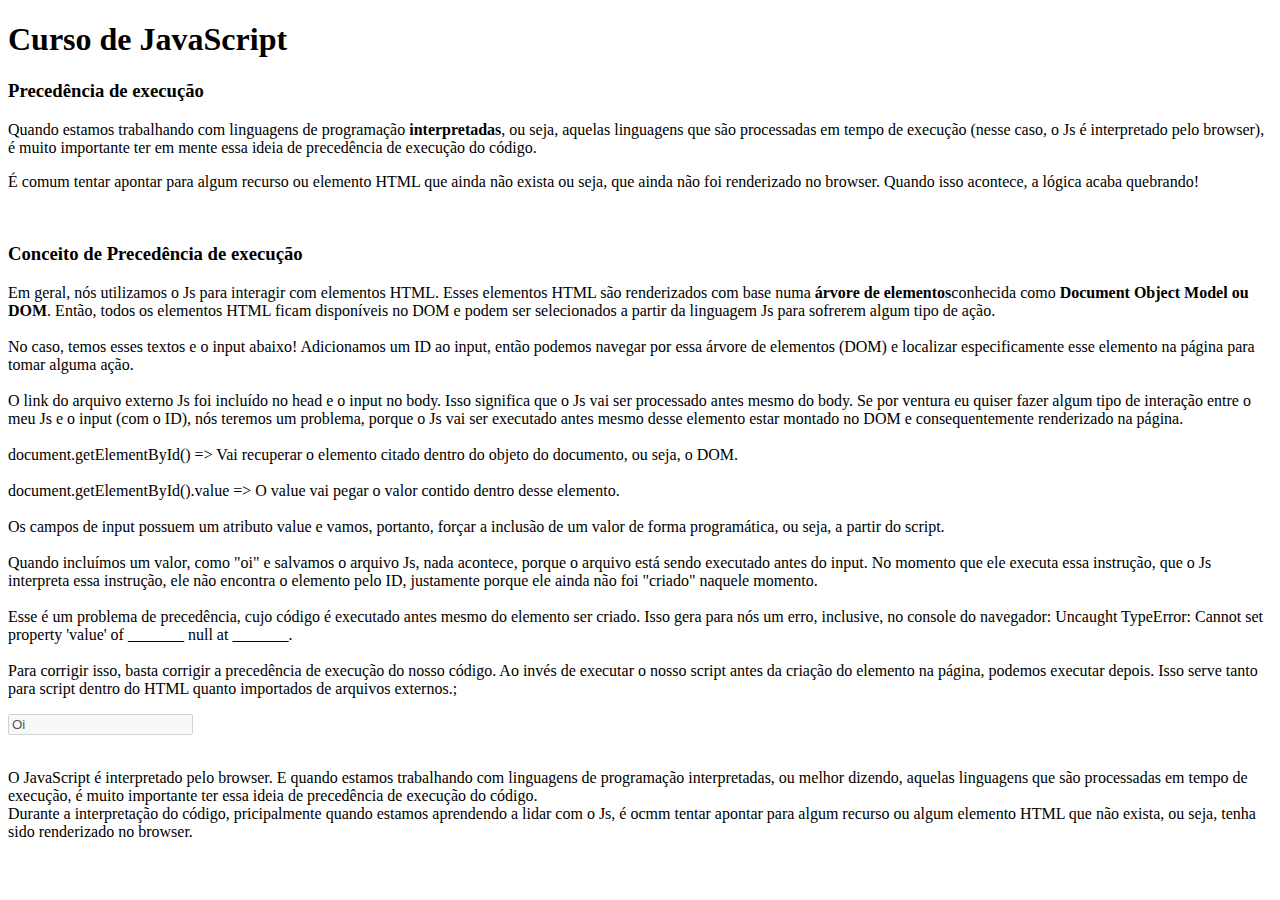
<file: src/javascript/index.html>
<!DOCTYPE html>
<html>
    <head>
        <meta charset="utf-8">
        <title>JavaScript</title>    
    </head>

    <body>
        <h1>Curso de JavaScript</h1>
        <h3>Precedência de execução</h3>
        <p>Quando estamos trabalhando com linguagens de programação <b>interpretadas</b>,
        ou seja, aquelas linguagens que são processadas em tempo de execução (nesse caso, 
        o Js é interpretado pelo browser), é muito importante ter em mente essa ideia de 
        precedência de execução do código.
        </p>
        <p>É comum tentar apontar para algum recurso ou elemento HTML que ainda não exista
        ou seja, que ainda não foi renderizado no browser. Quando isso acontece, a lógica
        acaba quebrando!
        </p>
        <br>
        <h3>Conceito de Precedência de execução</h3>
        <p>Em geral, nós utilizamos o Js para interagir com elementos HTML. Esses elementos
        HTML são renderizados com base numa <b>árvore de elementos</b>conhecida como <b>Document
        Object Model ou DOM</b>. Então, todos os elementos HTML ficam disponíveis no DOM e podem
        ser selecionados a partir da linguagem Js para sofrerem algum tipo de ação.
        <br><br>
        No caso, temos esses textos e o input abaixo! Adicionamos um ID ao input, então podemos 
        navegar por essa árvore de elementos (DOM) e localizar especificamente esse elemento na página
        para tomar alguma ação.
        <br><br>
        O link do arquivo externo Js foi incluído no head e o input no body.
        Isso significa que o Js vai ser processado antes mesmo do body.
        Se por ventura eu quiser fazer algum tipo de interação entre o meu Js e o input (com o ID),
        nós teremos um problema, porque o Js vai ser executado antes mesmo desse elemento estar 
        montado no DOM e consequentemente renderizado na página.
        <br><br>
        document.getElementById() => Vai recuperar o elemento citado dentro do objeto do documento,
        ou seja, o DOM.
        <br><br>
        document.getElementById().value => O value vai pegar o valor contido dentro desse elemento.
        <br><br>
        Os campos de input possuem um atributo value e vamos, portanto, forçar a inclusão de um valor
        de forma programática, ou seja, a partir do script.
        <br><br>
        Quando incluímos um valor, como "oi" e salvamos o arquivo Js, nada acontece, porque o arquivo
        está sendo executado antes do input. No momento que ele executa essa instrução, que o Js 
        interpreta essa instrução, ele não encontra o elemento pelo ID, justamente porque ele ainda não 
        foi "criado" naquele momento.
        <br><br>
        Esse é um problema de precedência, cujo código é executado antes mesmo do elemento ser criado.
        Isso gera para nós um erro, inclusive, no console do navegador: Uncaught TypeError: Cannot set
        property 'value' of _______ null at _______.
        <br><br>
        Para corrigir isso, basta corrigir a precedência de execução do nosso código.
        Ao invés de executar o nosso script antes da criação do elemento na página, podemos executar
        depois. Isso serve tanto para script dentro do HTML quanto importados de arquivos externos.;
        </p>
        <input type="text" placeholder="Teste de precedência" id="nome" disabled="disabled">
        <br><br>
        <p>
        O JavaScript é interpretado pelo browser.
        E quando estamos trabalhando com linguagens de programação interpretadas, ou melhor dizendo,
        aquelas linguagens que são processadas em tempo de execução, é muito importante ter essa
        ideia de precedência de execução do código.
        <br>
        Durante a interpretação do código, pricipalmente quando estamos aprendendo a lidar com o 
        Js, é ocmm tentar apontar para algum recurso ou algum elemento HTML que não exista, ou seja,
        tenha sido renderizado no browser.
        </p>
    </body>
    <script src="./meu_script.js"></script>
</html>
</file>
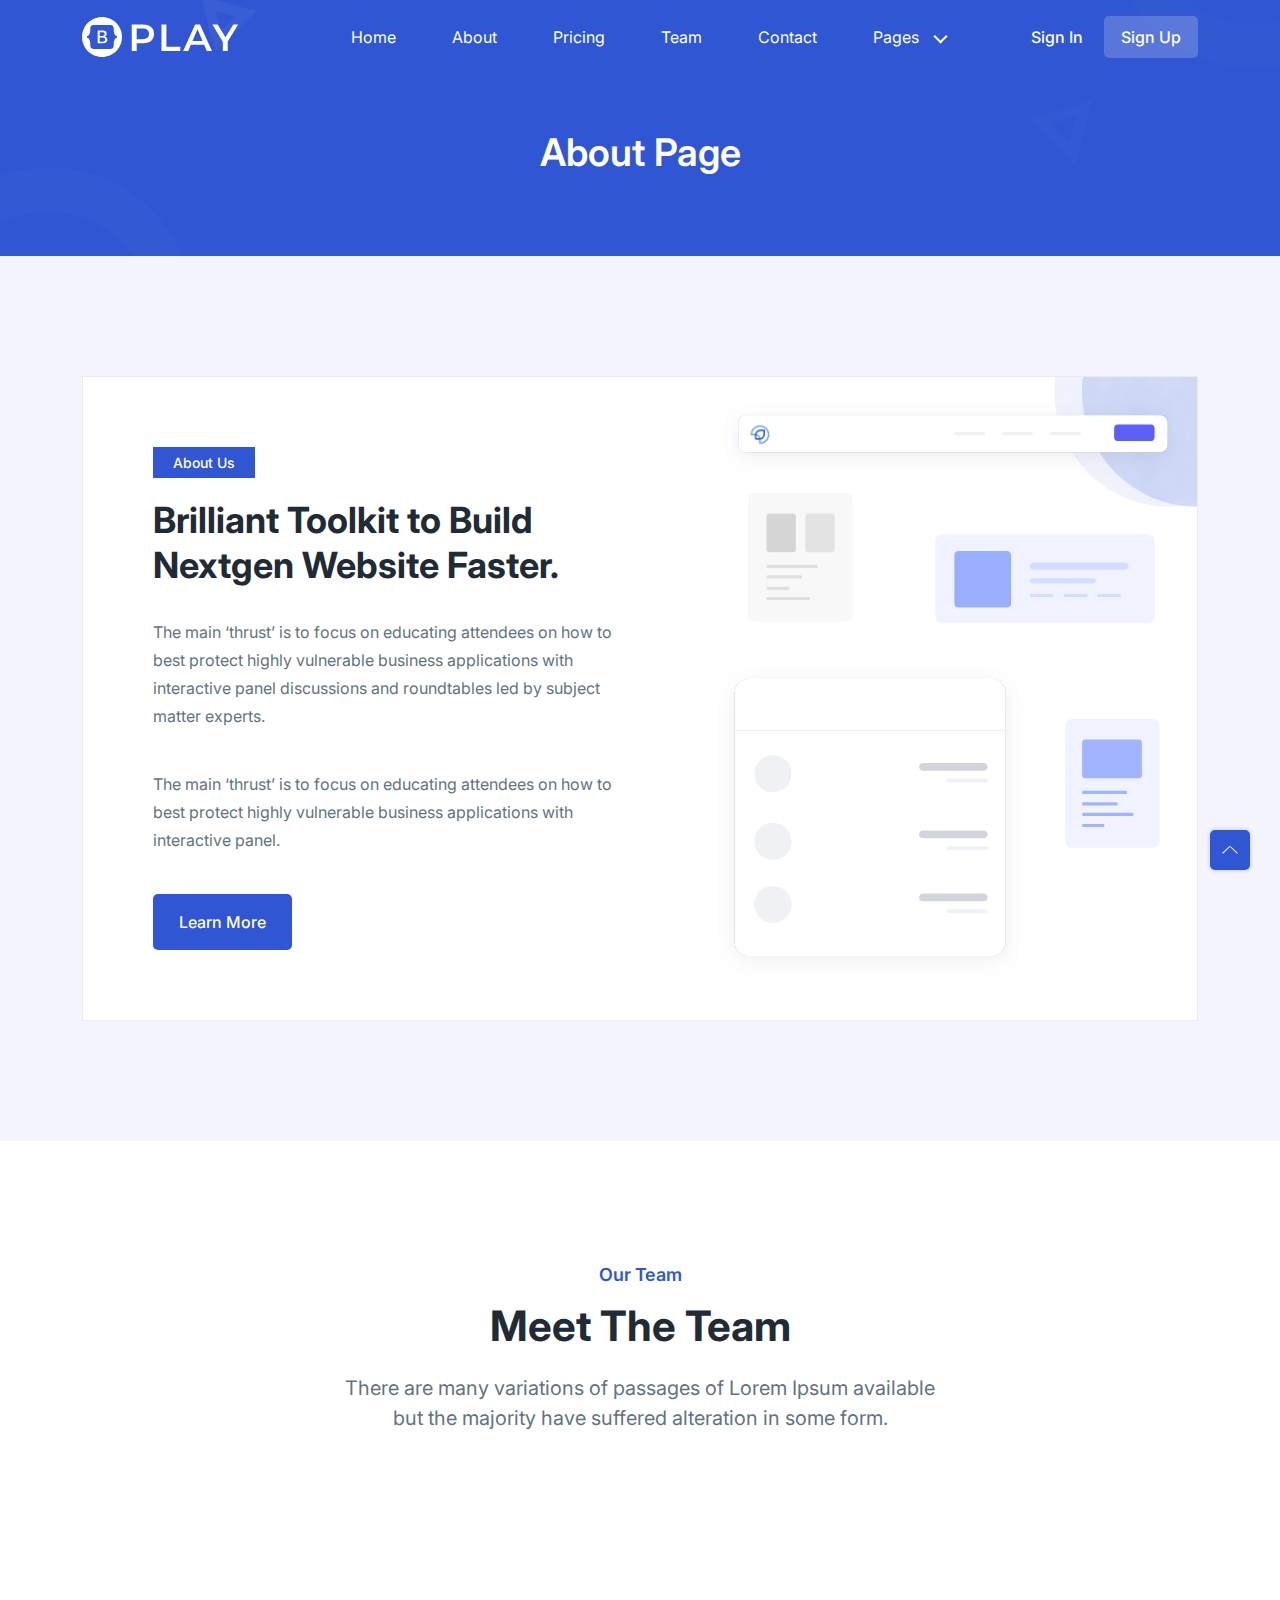
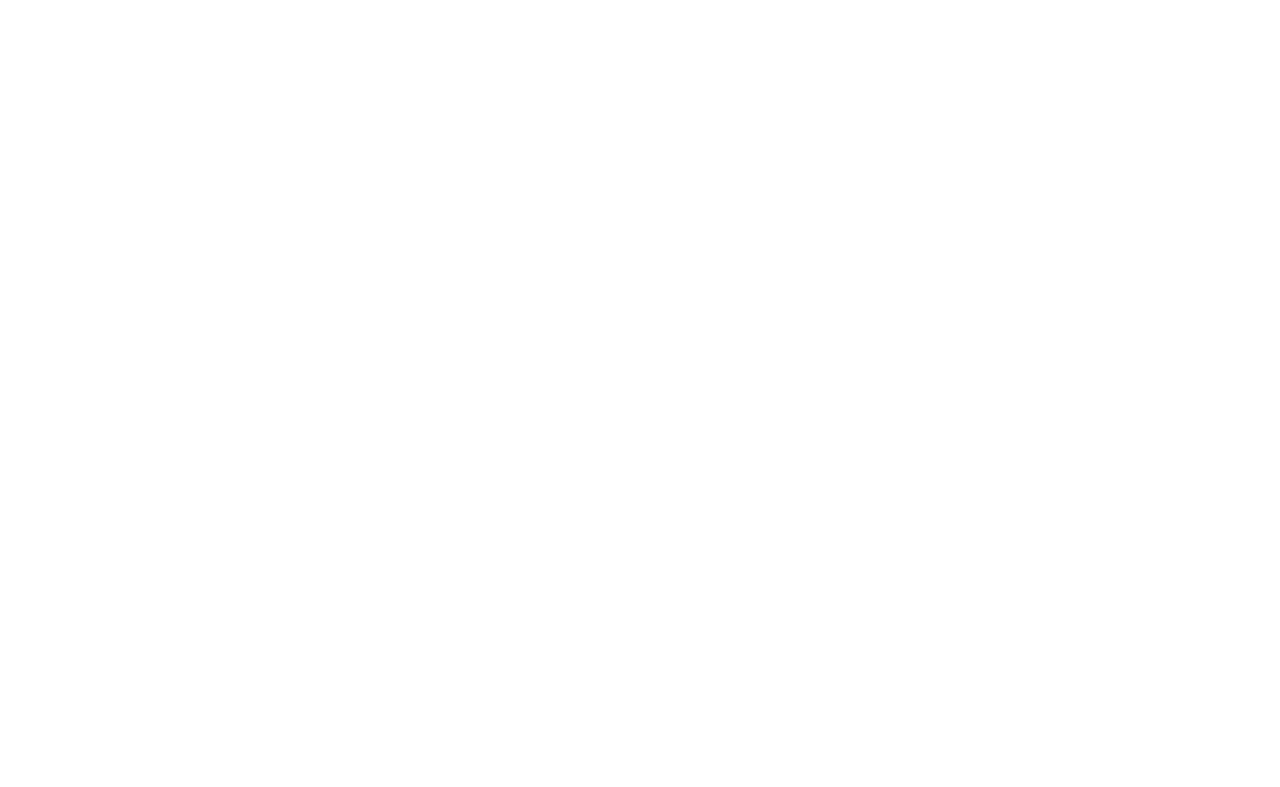
<file: Site pessoal - Carol Cardoso/about.html>
<!-- =========

	Template Name: Play
	Author: UIdeck
	Author URI: https://uideck.com/
	Support: https://uideck.com/support/
	Version: 1.1

========== -->

<!DOCTYPE html>
<html lang="en">
  <head>
    <meta charset="UTF-8" />
    <meta http-equiv="X-UA-Compatible" content="IE=edge" />
    <meta name="viewport" content="width=device-width, initial-scale=1.0" />
    <title>Play | Open source Project by UIdeck</title>

    <!--====== Favicon Icon ======-->
    <link
      rel="shortcut icon"
      href="assets/images/favicon.svg"
      type="image/svg"
    />

    <!-- ===== All CSS files ===== -->
    <link rel="stylesheet" href="assets/css/bootstrap.min.css" />
    <link rel="stylesheet" href="assets/css/animate.css" />
    <link rel="stylesheet" href="assets/css/lineicons.css" />
    <link rel="stylesheet" href="assets/css/ud-styles.css" />
  </head>
  <body>
    <!-- ====== Header Start ====== -->
    <header class="ud-header">
      <div class="container">
        <div class="row">
          <div class="col-lg-12">
            <nav class="navbar navbar-expand-lg">
              <a class="navbar-brand" href="index.html">
                <img src="assets/images/logo/logo.svg" alt="Logo" />
              </a>
              <button class="navbar-toggler">
                <span class="toggler-icon"> </span>
                <span class="toggler-icon"> </span>
                <span class="toggler-icon"> </span>
              </button>

              <div class="navbar-collapse">
                <ul id="nav" class="navbar-nav mx-auto">
                  <li class="nav-item">
                    <a class="ud-menu-scroll" href="#home">Home</a>
                  </li>

                  <li class="nav-item">
                    <a class="ud-menu-scroll" href="#about">About</a>
                  </li>
                  <li class="nav-item">
                    <a class="ud-menu-scroll" href="#pricing">Pricing</a>
                  </li>
                  <li class="nav-item">
                    <a class="ud-menu-scroll" href="#team">Team</a>
                  </li>
                  <li class="nav-item">
                    <a class="ud-menu-scroll" href="#contact">Contact</a>
                  </li>
                  <li class="nav-item nav-item-has-children">
                    <a href="javascript:void(0)"> Pages </a>
                    <ul class="ud-submenu">
                      <li class="ud-submenu-item">
                        <a href="about.html" class="ud-submenu-link">
                          About Page
                        </a>
                      </li>
                      <li class="ud-submenu-item">
                        <a href="pricing.html" class="ud-submenu-link">
                          Pricing Page
                        </a>
                      </li>
                      <li class="ud-submenu-item">
                        <a href="contact.html" class="ud-submenu-link">
                          Contact Page
                        </a>
                      </li>
                      <li class="ud-submenu-item">
                        <a href="blog.html" class="ud-submenu-link">
                          Blog Grid Page
                        </a>
                      </li>
                      <li class="ud-submenu-item">
                        <a href="blog-details.html" class="ud-submenu-link">
                          Blog Details Page
                        </a>
                      </li>
                      <li class="ud-submenu-item">
                        <a href="login.html" class="ud-submenu-link">
                          Sign In Page
                        </a>
                      </li>
                      <li class="ud-submenu-item">
                        <a href="404.html" class="ud-submenu-link">404 Page</a>
                      </li>
                    </ul>
                  </li>
                </ul>
              </div>

              <div class="navbar-btn d-none d-sm-inline-block">
                <a href="login.html" class="ud-main-btn ud-login-btn">
                  Sign In
                </a>
                <a class="ud-main-btn ud-white-btn" href="javascript:void(0)">
                  Sign Up
                </a>
              </div>
            </nav>
          </div>
        </div>
      </div>
    </header>
    <!-- ====== Header End ====== -->

    <!-- ====== Banner Start ====== -->
    <section class="ud-page-banner">
      <div class="container">
        <div class="row">
          <div class="col-lg-12">
            <div class="ud-banner-content">
              <h1>About Page</h1>
            </div>
          </div>
        </div>
      </div>
    </section>
    <!-- ====== Banner End ====== -->

    <!-- ====== About Start ====== -->
    <section id="about" class="ud-about">
      <div class="container">
        <div class="ud-about-wrapper wow fadeInUp" data-wow-delay=".2s">
          <div class="ud-about-content-wrapper">
            <div class="ud-about-content">
              <span class="tag">About Us</span>
              <h2>Brilliant Toolkit to Build Nextgen Website Faster.</h2>
              <p>
                The main ‘thrust’ is to focus on educating attendees on how to
                best protect highly vulnerable business applications with
                interactive panel discussions and roundtables led by subject
                matter experts.
              </p>

              <p>
                The main ‘thrust’ is to focus on educating attendees on how to
                best protect highly vulnerable business applications with
                interactive panel.
              </p>
              <a href="javascript:void(0)" class="ud-main-btn">Learn More</a>
            </div>
          </div>
          <div class="ud-about-image">
            <img src="assets/images/about/about-image.svg" alt="about-image" />
          </div>
        </div>
      </div>
    </section>
    <!-- ====== About End ====== -->

    <!-- ====== Team Start ====== -->
    <section id="team" class="ud-team">
      <div class="container">
        <div class="row">
          <div class="col-lg-12">
            <div class="ud-section-title mx-auto text-center">
              <span>Our Team</span>
              <h2>Meet The Team</h2>
              <p>
                There are many variations of passages of Lorem Ipsum available
                but the majority have suffered alteration in some form.
              </p>
            </div>
          </div>
        </div>

        <div class="row">
          <div class="col-xl-3 col-lg-3 col-sm-6">
            <div class="ud-single-team wow fadeInUp" data-wow-delay=".1s">
              <div class="ud-team-image-wrapper">
                <div class="ud-team-image">
                  <img src="assets/images/team/team-01.png" alt="team" />
                </div>

                <img
                  src="assets/images/team/dotted-shape.svg"
                  alt="shape"
                  class="shape shape-1"
                />
                <img
                  src="assets/images/team/shape-2.svg"
                  alt="shape"
                  class="shape shape-2"
                />
              </div>
              <div class="ud-team-info">
                <h5>Adveen Desuza</h5>
                <h6>UI Designer</h6>
              </div>
              <ul class="ud-team-socials">
                <li>
                  <a href="https://twitter.com/MusharofChy">
                    <i class="lni lni-facebook-filled"></i>
                  </a>
                </li>
                <li>
                  <a href="https://twitter.com/MusharofChy">
                    <i class="lni lni-twitter-filled"></i>
                  </a>
                </li>
                <li>
                  <a href="https://twitter.com/MusharofChy">
                    <i class="lni lni-instagram-filled"></i>
                  </a>
                </li>
              </ul>
            </div>
          </div>
          <div class="col-xl-3 col-lg-3 col-sm-6">
            <div class="ud-single-team wow fadeInUp" data-wow-delay=".15s">
              <div class="ud-team-image-wrapper">
                <div class="ud-team-image">
                  <img src="assets/images/team/team-02.png" alt="team" />
                </div>

                <img
                  src="assets/images/team/dotted-shape.svg"
                  alt="shape"
                  class="shape shape-1"
                />
                <img
                  src="assets/images/team/shape-2.svg"
                  alt="shape"
                  class="shape shape-2"
                />
              </div>
              <div class="ud-team-info">
                <h5>Jezmin uniya</h5>
                <h6>Product Designer</h6>
              </div>
              <ul class="ud-team-socials">
                <li>
                  <a href="https://twitter.com/MusharofChy">
                    <i class="lni lni-facebook-filled"></i>
                  </a>
                </li>
                <li>
                  <a href="https://twitter.com/MusharofChy">
                    <i class="lni lni-twitter-filled"></i>
                  </a>
                </li>
                <li>
                  <a href="https://twitter.com/MusharofChy">
                    <i class="lni lni-instagram-filled"></i>
                  </a>
                </li>
              </ul>
            </div>
          </div>
          <div class="col-xl-3 col-lg-3 col-sm-6">
            <div class="ud-single-team wow fadeInUp" data-wow-delay=".2s">
              <div class="ud-team-image-wrapper">
                <div class="ud-team-image">
                  <img src="assets/images/team/team-03.png" alt="team" />
                </div>

                <img
                  src="assets/images/team/dotted-shape.svg"
                  alt="shape"
                  class="shape shape-1"
                />
                <img
                  src="assets/images/team/shape-2.svg"
                  alt="shape"
                  class="shape shape-2"
                />
              </div>
              <div class="ud-team-info">
                <h5>Andrieo Gloree</h5>
                <h6>App Developer</h6>
              </div>
              <ul class="ud-team-socials">
                <li>
                  <a href="https://twitter.com/MusharofChy">
                    <i class="lni lni-facebook-filled"></i>
                  </a>
                </li>
                <li>
                  <a href="https://twitter.com/MusharofChy">
                    <i class="lni lni-twitter-filled"></i>
                  </a>
                </li>
                <li>
                  <a href="https://twitter.com/MusharofChy">
                    <i class="lni lni-instagram-filled"></i>
                  </a>
                </li>
              </ul>
            </div>
          </div>
          <div class="col-xl-3 col-lg-3 col-sm-6">
            <div class="ud-single-team wow fadeInUp" data-wow-delay=".25s">
              <div class="ud-team-image-wrapper">
                <div class="ud-team-image">
                  <img src="assets/images/team/team-04.png" alt="team" />
                </div>

                <img
                  src="assets/images/team/dotted-shape.svg"
                  alt="shape"
                  class="shape shape-1"
                />
                <img
                  src="assets/images/team/shape-2.svg"
                  alt="shape"
                  class="shape shape-2"
                />
              </div>
              <div class="ud-team-info">
                <h5>Jackie Sanders</h5>
                <h6>Content Writer</h6>
              </div>
              <ul class="ud-team-socials">
                <li>
                  <a href="https://twitter.com/MusharofChy">
                    <i class="lni lni-facebook-filled"></i>
                  </a>
                </li>
                <li>
                  <a href="https://twitter.com/MusharofChy">
                    <i class="lni lni-twitter-filled"></i>
                  </a>
                </li>
                <li>
                  <a href="https://twitter.com/MusharofChy">
                    <i class="lni lni-instagram-filled"></i>
                  </a>
                </li>
              </ul>
            </div>
          </div>
        </div>
      </div>
    </section>
    <!-- ====== Team End ====== -->

    <!-- ====== Footer Start ====== -->
    <footer class="ud-footer wow fadeInUp" data-wow-delay=".15s">
      <div class="shape shape-1">
        <img src="assets/images/footer/shape-1.svg" alt="shape" />
      </div>
      <div class="shape shape-2">
        <img src="assets/images/footer/shape-2.svg" alt="shape" />
      </div>
      <div class="shape shape-3">
        <img src="assets/images/footer/shape-3.svg" alt="shape" />
      </div>
      <div class="ud-footer-widgets">
        <div class="container">
          <div class="row">
            <div class="col-xl-3 col-lg-4 col-md-6">
              <div class="ud-widget">
                <a href="index.html" class="ud-footer-logo">
                  <img src="assets/images/logo/logo.svg" alt="logo" />
                </a>
                <p class="ud-widget-desc">
                  We create digital experiences for brands and companies by
                  using technology.
                </p>
                <ul class="ud-widget-socials">
                  <li>
                    <a href="https://twitter.com/MusharofChy">
                      <i class="lni lni-facebook-filled"></i>
                    </a>
                  </li>
                  <li>
                    <a href="https://twitter.com/MusharofChy">
                      <i class="lni lni-twitter-filled"></i>
                    </a>
                  </li>
                  <li>
                    <a href="https://twitter.com/MusharofChy">
                      <i class="lni lni-instagram-filled"></i>
                    </a>
                  </li>
                  <li>
                    <a href="https://twitter.com/MusharofChy">
                      <i class="lni lni-linkedin-original"></i>
                    </a>
                  </li>
                </ul>
              </div>
            </div>

            <div class="col-xl-2 col-lg-2 col-md-6 col-sm-6">
              <div class="ud-widget">
                <h5 class="ud-widget-title">About Us</h5>
                <ul class="ud-widget-links">
                  <li>
                    <a href="javascript:void(0)">Home</a>
                  </li>
                  <li>
                    <a href="javascript:void(0)">Features</a>
                  </li>
                  <li>
                    <a href="javascript:void(0)">About</a>
                  </li>
                  <li>
                    <a href="javascript:void(0)">Testimonial</a>
                  </li>
                </ul>
              </div>
            </div>
            <div class="col-xl-2 col-lg-3 col-md-6 col-sm-6">
              <div class="ud-widget">
                <h5 class="ud-widget-title">Features</h5>
                <ul class="ud-widget-links">
                  <li>
                    <a href="javascript:void(0)">How it works</a>
                  </li>
                  <li>
                    <a href="javascript:void(0)">Privacy policy</a>
                  </li>
                  <li>
                    <a href="javascript:void(0)">Terms of service</a>
                  </li>
                  <li>
                    <a href="javascript:void(0)">Refund policy</a>
                  </li>
                </ul>
              </div>
            </div>
            <div class="col-xl-2 col-lg-3 col-md-6 col-sm-6">
              <div class="ud-widget">
                <h5 class="ud-widget-title">Our Products</h5>
                <ul class="ud-widget-links">
                  <li>
                    <a
                      href="https://lineicons.com/"
                      rel="nofollow noopner"
                      target="_blank"
                      >Lineicons
                    </a>
                  </li>
                  <li>
                    <a
                      href="https://ecommercehtml.com/"
                      rel="nofollow noopner"
                      target="_blank"
                      >Ecommerce HTML</a
                    >
                  </li>
                  <li>
                    <a
                      href="https://ayroui.com/"
                      rel="nofollow noopner"
                      target="_blank"
                      >Ayro UI</a
                    >
                  </li>
                  <li>
                    <a
                      href="https://graygrids.com/"
                      rel="nofollow noopner"
                      target="_blank"
                      >Plain Admin</a
                    >
                  </li>
                </ul>
              </div>
            </div>
            <div class="col-xl-3 col-lg-6 col-md-8 col-sm-10">
              <div class="ud-widget">
                <h5 class="ud-widget-title">Partners</h5>
                <ul class="ud-widget-brands">
                  <li>
                    <a
                      href="https://ayroui.com/"
                      rel="nofollow noopner"
                      target="_blank"
                    >
                      <img
                        src="assets/images/footer/brands/ayroui.svg"
                        alt="ayroui"
                      />
                    </a>
                  </li>
                  <li>
                    <a
                      href="https://ecommercehtml.com/"
                      rel="nofollow noopner"
                      target="_blank"
                    >
                      <img
                        src="assets/images/footer/brands/ecommerce-html.svg"
                        alt="ecommerce-html"
                      />
                    </a>
                  </li>
                  <li>
                    <a
                      href="https://graygrids.com/"
                      rel="nofollow noopner"
                      target="_blank"
                    >
                      <img
                        src="assets/images/footer/brands/graygrids.svg"
                        alt="graygrids"
                      />
                    </a>
                  </li>
                  <li>
                    <a
                      href="https://lineicons.com/"
                      rel="nofollow noopner"
                      target="_blank"
                    >
                      <img
                        src="assets/images/footer/brands/lineicons.svg"
                        alt="lineicons"
                      />
                    </a>
                  </li>
                  <li>
                    <a
                      href="https://uideck.com/"
                      rel="nofollow noopner"
                      target="_blank"
                    >
                      <img
                        src="assets/images/footer/brands/uideck.svg"
                        alt="uideck"
                      />
                    </a>
                  </li>
                  <li>
                    <a
                      href="https://tailwindtemplates.co/"
                      rel="nofollow noopner"
                      target="_blank"
                    >
                      <img
                        src="assets/images/footer/brands/tailwindtemplates.svg"
                        alt="tailwindtemplates"
                      />
                    </a>
                  </li>
                </ul>
              </div>
            </div>
          </div>
        </div>
      </div>
      <div class="ud-footer-bottom">
        <div class="container">
          <div class="row">
            <div class="col-md-8">
              <ul class="ud-footer-bottom-left">
                <li>
                  <a href="javascript:void(0)">Privacy policy</a>
                </li>
                <li>
                  <a href="javascript:void(0)">Support policy</a>
                </li>
                <li>
                  <a href="javascript:void(0)">Terms of service</a>
                </li>
              </ul>
            </div>
            <div class="col-md-4">
              <p class="ud-footer-bottom-right">
                Designed and Developed by
                <a href="https://uideck.com" rel="nofollow">UIdeck</a>
              </p>
            </div>
          </div>
        </div>
      </div>
    </footer>
    <!-- ====== Footer End ====== -->

    <!-- ====== Back To Top Start ====== -->
    <a href="javascript:void(0)" class="back-to-top">
      <i class="lni lni-chevron-up"> </i>
    </a>
    <!-- ====== Back To Top End ====== -->

    <!-- ====== All Javascript Files ====== -->
    <script src="assets/js/bootstrap.bundle.min.js"></script>
    <script src="assets/js/wow.min.js"></script>
    <script src="assets/js/main.js"></script>
  </body>
</html>
</file>
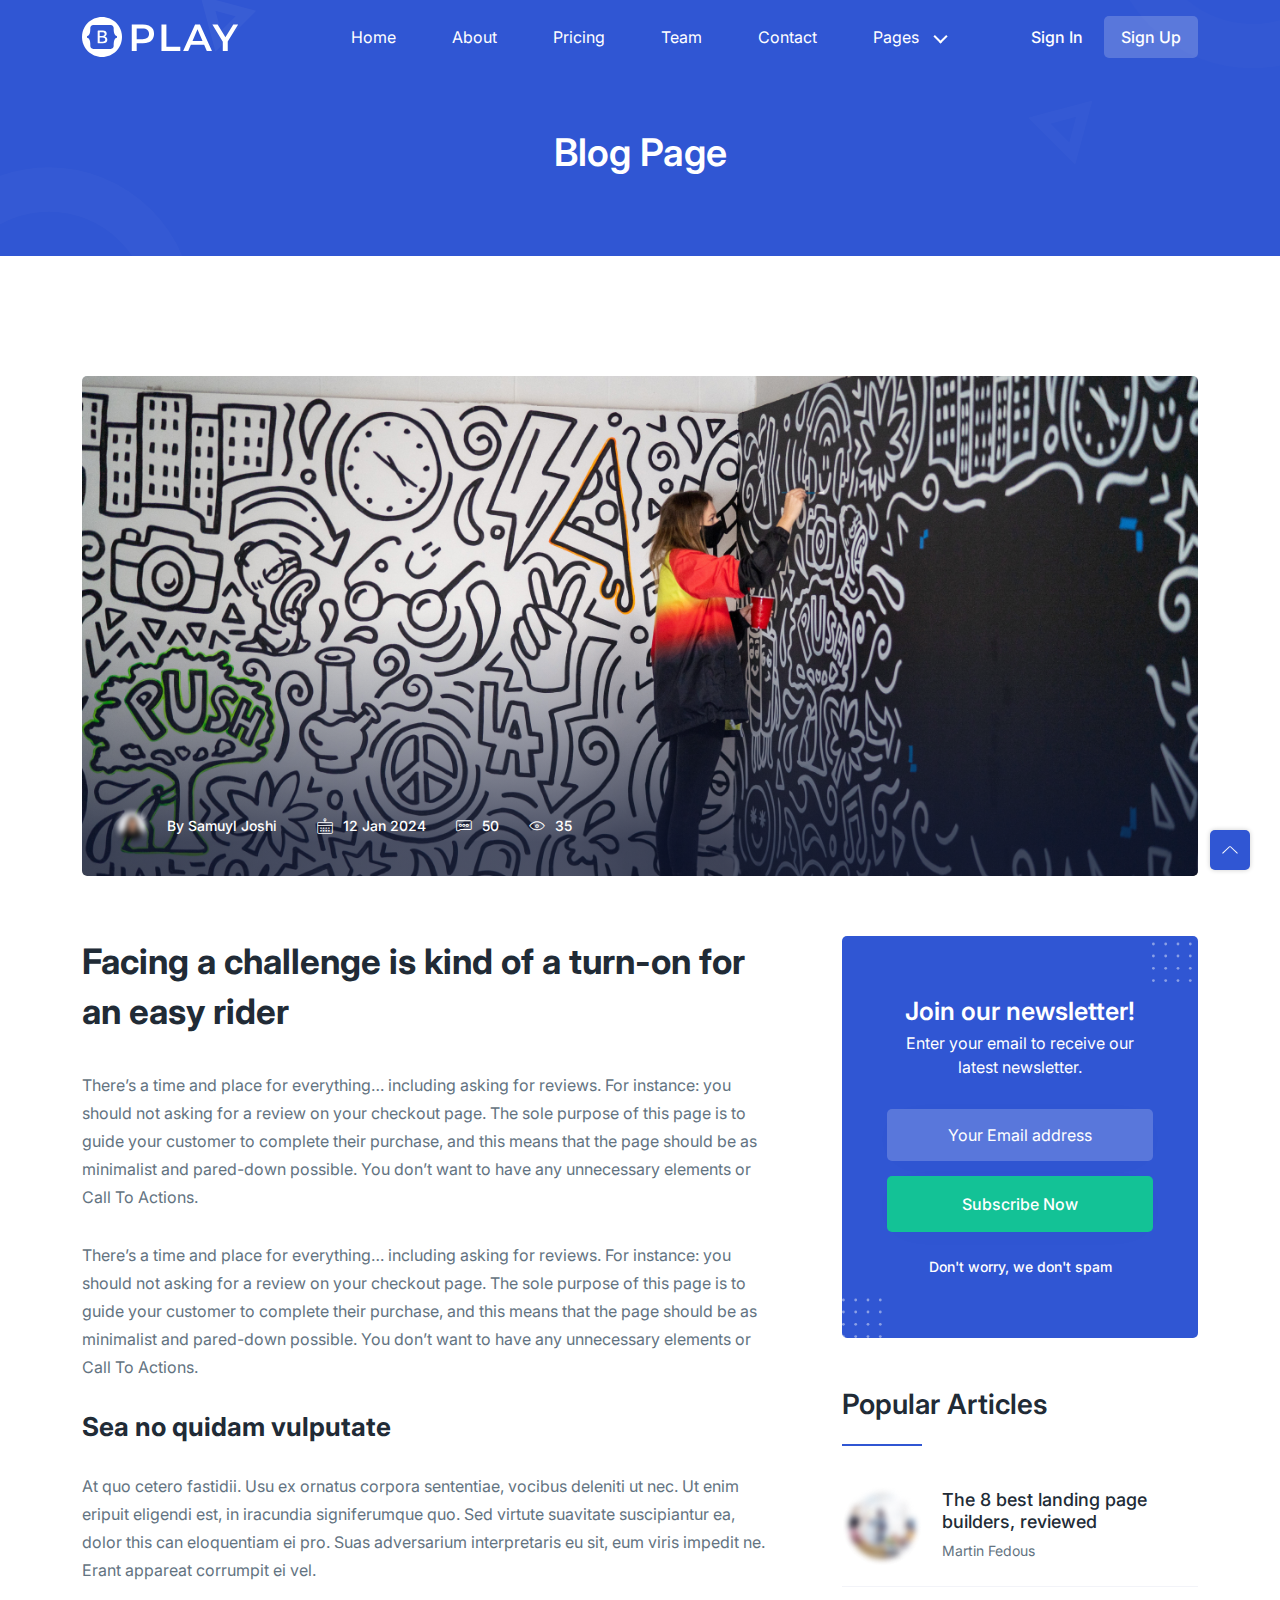
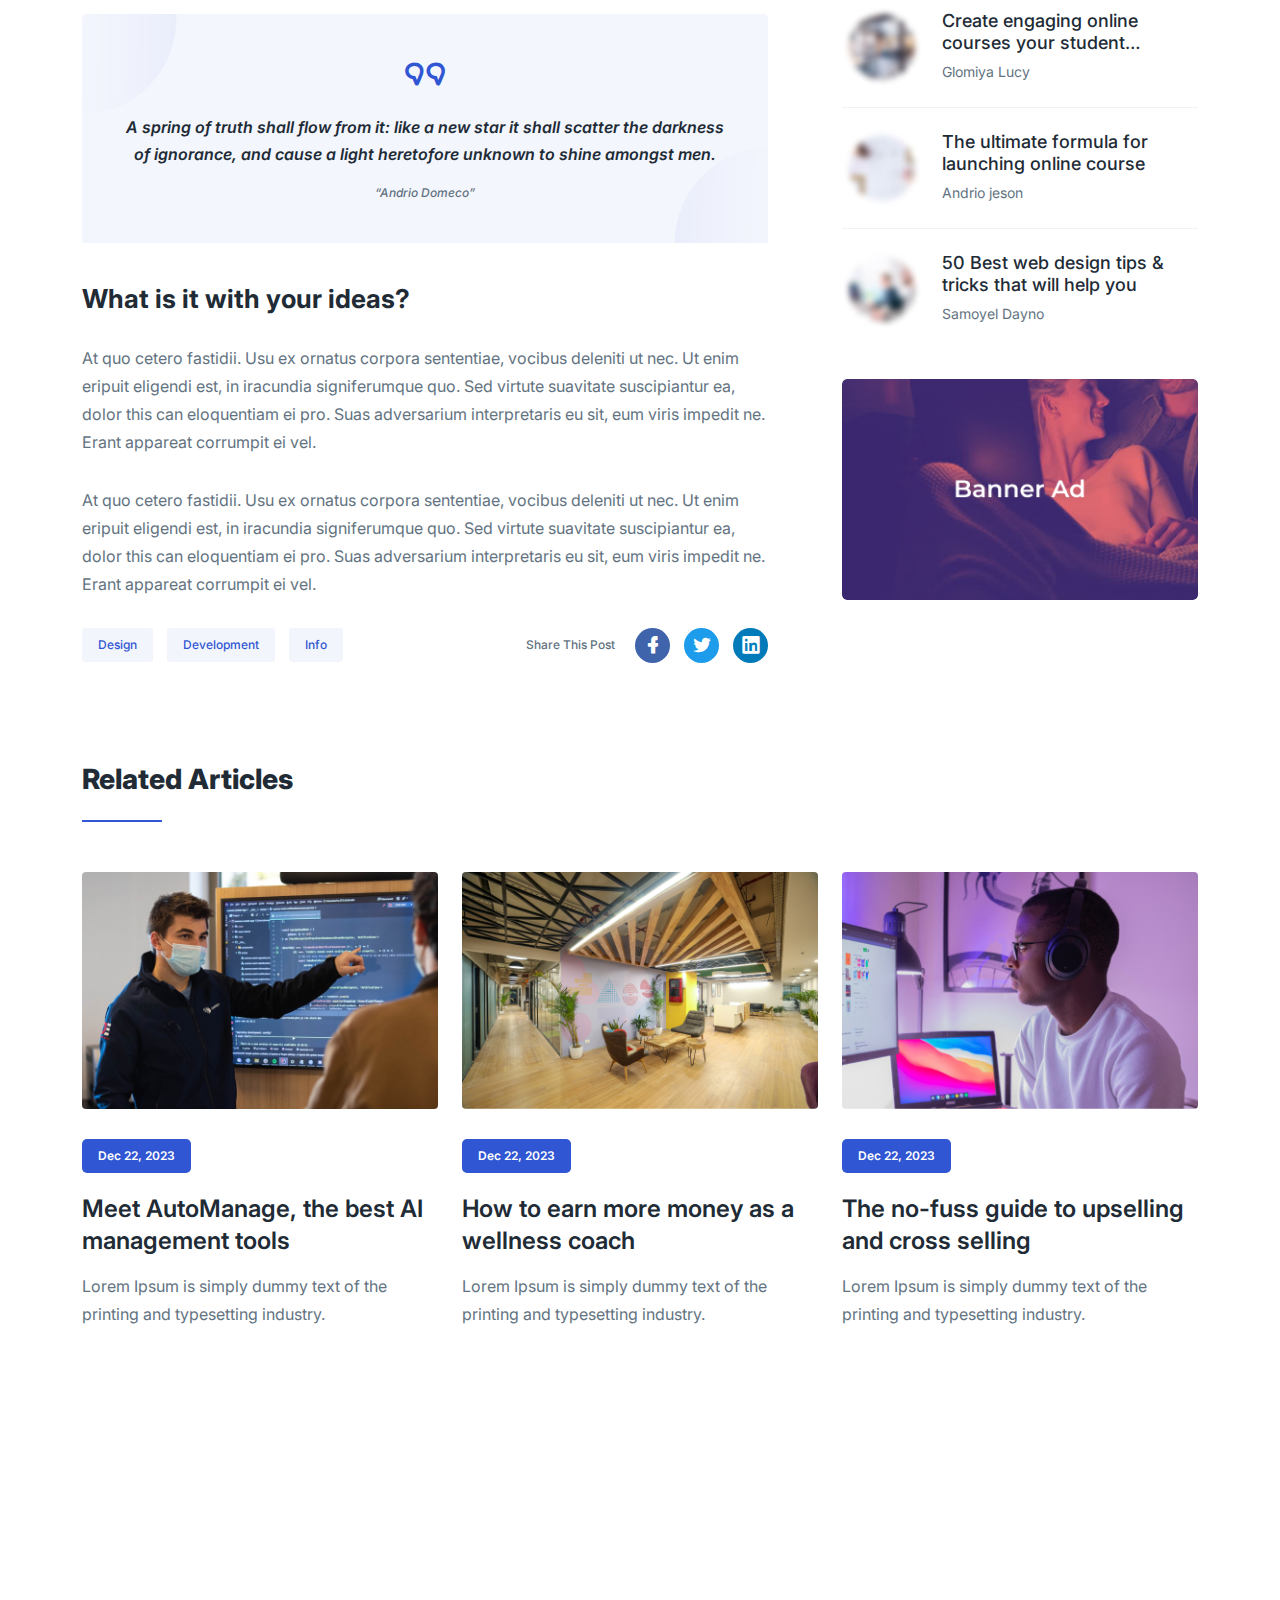
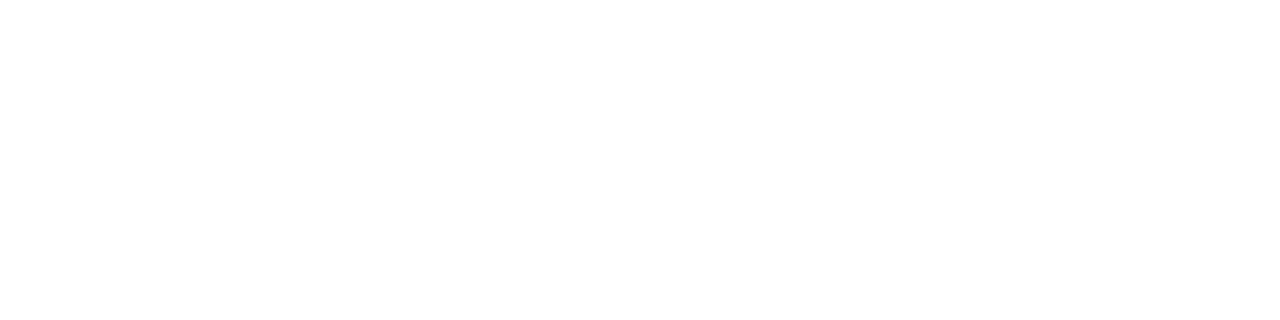
<file: Site pessoal - Carol Cardoso/blog-details.html>
<!-- =========

	Template Name: Play
	Author: UIdeck
	Author URI: https://uideck.com/
	Support: https://uideck.com/support/
	Version: 1.1

========== -->

<!DOCTYPE html>
<html lang="en">
  <head>
    <meta charset="UTF-8" />
    <meta http-equiv="X-UA-Compatible" content="IE=edge" />
    <meta name="viewport" content="width=device-width, initial-scale=1.0" />
    <title>Play | Open source Project by UIdeck</title>

    <!--====== Favicon Icon ======-->
    <link
      rel="shortcut icon"
      href="assets/images/favicon.svg"
      type="image/svg"
    />

    <!-- ===== All CSS files ===== -->
    <link rel="stylesheet" href="assets/css/bootstrap.min.css" />
    <link rel="stylesheet" href="assets/css/animate.css" />
    <link rel="stylesheet" href="assets/css/lineicons.css" />
    <link rel="stylesheet" href="assets/css/ud-styles.css" />
  </head>
  <body>
    <!-- ====== Header Start ====== -->
    <header class="ud-header">
      <div class="container">
        <div class="row">
          <div class="col-lg-12">
            <nav class="navbar navbar-expand-lg">
              <a class="navbar-brand" href="index.html">
                <img src="assets/images/logo/logo.svg" alt="Logo" />
              </a>
              <button class="navbar-toggler">
                <span class="toggler-icon"> </span>
                <span class="toggler-icon"> </span>
                <span class="toggler-icon"> </span>
              </button>

              <div class="navbar-collapse">
                <ul id="nav" class="navbar-nav mx-auto">
                  <li class="nav-item">
                    <a class="ud-menu-scroll" href="#home">Home</a>
                  </li>

                  <li class="nav-item">
                    <a class="ud-menu-scroll" href="#about">About</a>
                  </li>
                  <li class="nav-item">
                    <a class="ud-menu-scroll" href="#pricing">Pricing</a>
                  </li>
                  <li class="nav-item">
                    <a class="ud-menu-scroll" href="#team">Team</a>
                  </li>
                  <li class="nav-item">
                    <a class="ud-menu-scroll" href="#contact">Contact</a>
                  </li>
                  <li class="nav-item nav-item-has-children">
                    <a href="javascript:void(0)"> Pages </a>
                    <ul class="ud-submenu">
                      <li class="ud-submenu-item">
                        <a href="about.html" class="ud-submenu-link">
                          About Page
                        </a>
                      </li>
                      <li class="ud-submenu-item">
                        <a href="pricing.html" class="ud-submenu-link">
                          Pricing Page
                        </a>
                      </li>
                      <li class="ud-submenu-item">
                        <a href="contact.html" class="ud-submenu-link">
                          Contact Page
                        </a>
                      </li>
                      <li class="ud-submenu-item">
                        <a href="blog.html" class="ud-submenu-link">
                          Blog Grid Page
                        </a>
                      </li>
                      <li class="ud-submenu-item">
                        <a href="blog-details.html" class="ud-submenu-link">
                          Blog Details Page
                        </a>
                      </li>
                      <li class="ud-submenu-item">
                        <a href="login.html" class="ud-submenu-link">
                          Sign In Page
                        </a>
                      </li>
                      <li class="ud-submenu-item">
                        <a href="404.html" class="ud-submenu-link">404 Page</a>
                      </li>
                    </ul>
                  </li>
                </ul>
              </div>

              <div class="navbar-btn d-none d-sm-inline-block">
                <a href="login.html" class="ud-main-btn ud-login-btn">
                  Sign In
                </a>
                <a class="ud-main-btn ud-white-btn" href="javascript:void(0)">
                  Sign Up
                </a>
              </div>
            </nav>
          </div>
        </div>
      </div>
    </header>
    <!-- ====== Header End ====== -->

    <!-- ====== Banner Start ====== -->
    <section class="ud-page-banner">
      <div class="container">
        <div class="row">
          <div class="col-lg-12">
            <div class="ud-banner-content">
              <h1>Blog Page</h1>
            </div>
          </div>
        </div>
      </div>
    </section>
    <!-- ====== Banner End ====== -->

    <!-- ====== Blog Details Start ====== -->
    <section class="ud-blog-details">
      <div class="container">
        <div class="row">
          <div class="col-lg-12">
            <div class="ud-blog-details-image">
              <img
                src="assets/images/blog/blog-details-01.jpg"
                alt="blog details"
              />
              <div class="ud-blog-overlay">
                <div class="ud-blog-overlay-content">
                  <div class="ud-blog-author">
                    <img src="assets/images/blog/author-01.png" alt="author" />
                    <span>
                      By <a href="javascript:void(0)"> Samuyl Joshi </a>
                    </span>
                  </div>

                  <div class="ud-blog-meta">
                    <p class="date">
                      <i class="lni lni-calendar"></i> <span>12 Jan 2024</span>
                    </p>
                    <p class="comment">
                      <i class="lni lni-comments"></i> <span>50</span>
                    </p>
                    <p class="view">
                      <i class="lni lni-eye"></i> <span>35</span>
                    </p>
                  </div>
                </div>
              </div>
            </div>
          </div>

          <div class="col-lg-8">
            <div class="ud-blog-details-content">
              <h2 class="ud-blog-details-title">
                Facing a challenge is kind of a turn-on for an easy rider
              </h2>
              <p class="ud-blog-details-para">
                There’s a time and place for everything… including asking for
                reviews. For instance: you should not asking for a review on
                your checkout page. The sole purpose of this page is to guide
                your customer to complete their purchase, and this means that
                the page should be as minimalist and pared-down possible. You
                don’t want to have any unnecessary elements or Call To Actions.
              </p>
              <p class="ud-blog-details-para">
                There’s a time and place for everything… including asking for
                reviews. For instance: you should not asking for a review on
                your checkout page. The sole purpose of this page is to guide
                your customer to complete their purchase, and this means that
                the page should be as minimalist and pared-down possible. You
                don’t want to have any unnecessary elements or Call To Actions.
              </p>
              <h3 class="ud-blog-details-subtitle">Sea no quidam vulputate</h3>
              <p class="ud-blog-details-para">
                At quo cetero fastidii. Usu ex ornatus corpora sententiae,
                vocibus deleniti ut nec. Ut enim eripuit eligendi est, in
                iracundia signiferumque quo. Sed virtute suavitate suscipiantur
                ea, dolor this can eloquentiam ei pro. Suas adversarium
                interpretaris eu sit, eum viris impedit ne. Erant appareat
                corrumpit ei vel.
              </p>

              <div class="ud-blog-quote">
                <i class="lni lni-quotation"></i>
                <p>
                  A spring of truth shall flow from it: like a new star it shall
                  scatter the darkness of ignorance, and cause a light
                  heretofore unknown to shine amongst men.
                </p>
                <h6>“Andrio Domeco”</h6>
              </div>
              <h3 class="ud-blog-details-subtitle">
                What is it with your ideas?
              </h3>
              <p class="ud-blog-details-para">
                At quo cetero fastidii. Usu ex ornatus corpora sententiae,
                vocibus deleniti ut nec. Ut enim eripuit eligendi est, in
                iracundia signiferumque quo. Sed virtute suavitate suscipiantur
                ea, dolor this can eloquentiam ei pro. Suas adversarium
                interpretaris eu sit, eum viris impedit ne. Erant appareat
                corrumpit ei vel.
              </p>
              <p class="ud-blog-details-para">
                At quo cetero fastidii. Usu ex ornatus corpora sententiae,
                vocibus deleniti ut nec. Ut enim eripuit eligendi est, in
                iracundia signiferumque quo. Sed virtute suavitate suscipiantur
                ea, dolor this can eloquentiam ei pro. Suas adversarium
                interpretaris eu sit, eum viris impedit ne. Erant appareat
                corrumpit ei vel.
              </p>

              <div class="ud-blog-details-action">
                <ul class="ud-blog-tags">
                  <li>
                    <a href="javascript:void(0)">Design</a>
                  </li>
                  <li>
                    <a href="javascript:void(0)">Development</a>
                  </li>
                  <li>
                    <a href="javascript:void(0)">Info</a>
                  </li>
                </ul>
                <div class="ud-blog-share">
                  <h6>Share This Post</h6>
                  <ul class="ud-blog-share-links">
                    <li>
                      <a href="javascript:void(0)" class="facebook">
                        <i class="lni lni-facebook-filled"></i>
                      </a>
                    </li>
                    <li>
                      <a href="javascript:void(0)" class="twitter">
                        <i class="lni lni-twitter-filled"></i>
                      </a>
                    </li>
                    <li>
                      <a href="javascript:void(0)" class="linkedin">
                        <i class="lni lni-linkedin-original"></i>
                      </a>
                    </li>
                  </ul>
                </div>
              </div>
            </div>
          </div>
          <div class="col-lg-4">
            <div class="ud-blog-sidebar">
              <div class="ud-newsletter-box">
                <img
                  src="assets/images/blog/dotted-shape.svg"
                  alt="shape"
                  class="shape shape-1"
                />
                <img
                  src="assets/images/blog/dotted-shape.svg"
                  alt="shape"
                  class="shape shape-2"
                />
                <h3 class="ud-newsletter-title">Join our newsletter!</h3>
                <p>Enter your email to receive our latest newsletter.</p>
                <form class="ud-newsletter-form">
                  <input
                    type="email"
                    name="email"
                    placeholder="Your Email address"
                  />
                  <button class="ud-main-btn">Subscribe Now</button>
                  <p class="ud-newsletter-note">Don't worry, we don't spam</p>
                </form>
              </div>

              <div class="ud-articles-box">
                <h3 class="ud-articles-box-title">Popular Articles</h3>
                <ul class="ud-articles-list">
                  <li>
                    <div class="ud-article-image">
                      <img
                        src="assets/images/blog/article-author-01.png"
                        alt="author"
                      />
                    </div>
                    <div class="ud-article-content">
                      <h5 class="ud-article-title">
                        <a href="javascript:void(0)">
                          The 8 best landing page builders, reviewed
                        </a>
                      </h5>
                      <p class="ud-article-author">Martin Fedous</p>
                    </div>
                  </li>
                  <li>
                    <div class="ud-article-image">
                      <img
                        src="assets/images/blog/article-author-02.png"
                        alt="author"
                      />
                    </div>
                    <div class="ud-article-content">
                      <h5 class="ud-article-title">
                        <a href="javascript:void(0)">
                          Create engaging online courses your student…
                        </a>
                      </h5>
                      <p class="ud-article-author">Glomiya Lucy</p>
                    </div>
                  </li>
                  <li>
                    <div class="ud-article-image">
                      <img
                        src="assets/images/blog/article-author-03.png"
                        alt="author"
                      />
                    </div>
                    <div class="ud-article-content">
                      <h5 class="ud-article-title">
                        <a href="javascript:void(0)">
                          The ultimate formula for launching online course
                        </a>
                      </h5>
                      <p class="ud-article-author">Andrio jeson</p>
                    </div>
                  </li>
                  <li>
                    <div class="ud-article-image">
                      <img
                        src="assets/images/blog/article-author-04.png"
                        alt="author"
                      />
                    </div>
                    <div class="ud-article-content">
                      <h5 class="ud-article-title">
                        <a href="javascript:void(0)">
                          50 Best web design tips & tricks that will help you
                        </a>
                      </h5>
                      <p class="ud-article-author">Samoyel Dayno</p>
                    </div>
                  </li>
                </ul>
              </div>

              <div class="ud-banner-ad">
                <a href="javascript:void(0)">
                  <img
                    src="assets/images/blog/bannder-ad.png"
                    alt="ad banner"
                  />
                </a>
              </div>
            </div>
          </div>
        </div>
      </div>
    </section>
    <!-- ====== Blog Details End ====== -->

    <!-- ====== Blog Start ====== -->
    <section class="ud-blog-grids ud-related-articles">
      <div class="container">
        <div class="row col-lg-12">
          <div class="ud-related-title">
            <h2 class="ud-related-articles-title">Related Articles</h2>
          </div>
        </div>
        <div class="row">
          <div class="col-lg-4 col-md-6">
            <div class="ud-single-blog">
              <div class="ud-blog-image">
                <a href="blog-details.html">
                  <img src="assets/images/blog/blog-01.jpg" alt="blog" />
                </a>
              </div>
              <div class="ud-blog-content">
                <span class="ud-blog-date">Dec 22, 2023</span>
                <h3 class="ud-blog-title">
                  <a href="blog-details.html">
                    Meet AutoManage, the best AI management tools
                  </a>
                </h3>
                <p class="ud-blog-desc">
                  Lorem Ipsum is simply dummy text of the printing and
                  typesetting industry.
                </p>
              </div>
            </div>
          </div>
          <div class="col-lg-4 col-md-6">
            <div class="ud-single-blog">
              <div class="ud-blog-image">
                <a href="blog-details.html">
                  <img src="assets/images/blog/blog-02.jpg" alt="blog" />
                </a>
              </div>
              <div class="ud-blog-content">
                <span class="ud-blog-date">Dec 22, 2023</span>
                <h3 class="ud-blog-title">
                  <a href="blog-details.html">
                    How to earn more money as a wellness coach
                  </a>
                </h3>
                <p class="ud-blog-desc">
                  Lorem Ipsum is simply dummy text of the printing and
                  typesetting industry.
                </p>
              </div>
            </div>
          </div>
          <div class="col-lg-4 col-md-6">
            <div class="ud-single-blog">
              <div class="ud-blog-image">
                <a href="blog-details.html">
                  <img src="assets/images/blog/blog-03.jpg" alt="blog" />
                </a>
              </div>
              <div class="ud-blog-content">
                <span class="ud-blog-date">Dec 22, 2023</span>
                <h3 class="ud-blog-title">
                  <a href="blog-details.html">
                    The no-fuss guide to upselling and cross selling
                  </a>
                </h3>
                <p class="ud-blog-desc">
                  Lorem Ipsum is simply dummy text of the printing and
                  typesetting industry.
                </p>
              </div>
            </div>
          </div>
        </div>
      </div>
    </section>
    <!-- ====== Blog End ====== -->

    <!-- ====== Footer Start ====== -->
    <footer class="ud-footer wow fadeInUp" data-wow-delay=".15s">
      <div class="shape shape-1">
        <img src="assets/images/footer/shape-1.svg" alt="shape" />
      </div>
      <div class="shape shape-2">
        <img src="assets/images/footer/shape-2.svg" alt="shape" />
      </div>
      <div class="shape shape-3">
        <img src="assets/images/footer/shape-3.svg" alt="shape" />
      </div>
      <div class="ud-footer-widgets">
        <div class="container">
          <div class="row">
            <div class="col-xl-3 col-lg-4 col-md-6">
              <div class="ud-widget">
                <a href="index.html" class="ud-footer-logo">
                  <img src="assets/images/logo/logo.svg" alt="logo" />
                </a>
                <p class="ud-widget-desc">
                  We create digital experiences for brands and companies by
                  using technology.
                </p>
                <ul class="ud-widget-socials">
                  <li>
                    <a href="https://twitter.com/MusharofChy">
                      <i class="lni lni-facebook-filled"></i>
                    </a>
                  </li>
                  <li>
                    <a href="https://twitter.com/MusharofChy">
                      <i class="lni lni-twitter-filled"></i>
                    </a>
                  </li>
                  <li>
                    <a href="https://twitter.com/MusharofChy">
                      <i class="lni lni-instagram-filled"></i>
                    </a>
                  </li>
                  <li>
                    <a href="https://twitter.com/MusharofChy">
                      <i class="lni lni-linkedin-original"></i>
                    </a>
                  </li>
                </ul>
              </div>
            </div>

            <div class="col-xl-2 col-lg-2 col-md-6 col-sm-6">
              <div class="ud-widget">
                <h5 class="ud-widget-title">About Us</h5>
                <ul class="ud-widget-links">
                  <li>
                    <a href="javascript:void(0)">Home</a>
                  </li>
                  <li>
                    <a href="javascript:void(0)">Features</a>
                  </li>
                  <li>
                    <a href="javascript:void(0)">About</a>
                  </li>
                  <li>
                    <a href="javascript:void(0)">Testimonial</a>
                  </li>
                </ul>
              </div>
            </div>
            <div class="col-xl-2 col-lg-3 col-md-6 col-sm-6">
              <div class="ud-widget">
                <h5 class="ud-widget-title">Features</h5>
                <ul class="ud-widget-links">
                  <li>
                    <a href="javascript:void(0)">How it works</a>
                  </li>
                  <li>
                    <a href="javascript:void(0)">Privacy policy</a>
                  </li>
                  <li>
                    <a href="javascript:void(0)">Terms of service</a>
                  </li>
                  <li>
                    <a href="javascript:void(0)">Refund policy</a>
                  </li>
                </ul>
              </div>
            </div>
            <div class="col-xl-2 col-lg-3 col-md-6 col-sm-6">
              <div class="ud-widget">
                <h5 class="ud-widget-title">Our Products</h5>
                <ul class="ud-widget-links">
                  <li>
                    <a
                      href="https://lineicons.com/"
                      rel="nofollow noopner"
                      target="_blank"
                      >Lineicons
                    </a>
                  </li>
                  <li>
                    <a
                      href="https://ecommercehtml.com/"
                      rel="nofollow noopner"
                      target="_blank"
                      >Ecommerce HTML</a
                    >
                  </li>
                  <li>
                    <a
                      href="https://ayroui.com/"
                      rel="nofollow noopner"
                      target="_blank"
                      >Ayro UI</a
                    >
                  </li>
                  <li>
                    <a
                      href="https://graygrids.com/"
                      rel="nofollow noopner"
                      target="_blank"
                      >Plain Admin</a
                    >
                  </li>
                </ul>
              </div>
            </div>
            <div class="col-xl-3 col-lg-6 col-md-8 col-sm-10">
              <div class="ud-widget">
                <h5 class="ud-widget-title">Partners</h5>
                <ul class="ud-widget-brands">
                  <li>
                    <a
                      href="https://ayroui.com/"
                      rel="nofollow noopner"
                      target="_blank"
                    >
                      <img
                        src="assets/images/footer/brands/ayroui.svg"
                        alt="ayroui"
                      />
                    </a>
                  </li>
                  <li>
                    <a
                      href="https://ecommercehtml.com/"
                      rel="nofollow noopner"
                      target="_blank"
                    >
                      <img
                        src="assets/images/footer/brands/ecommerce-html.svg"
                        alt="ecommerce-html"
                      />
                    </a>
                  </li>
                  <li>
                    <a
                      href="https://graygrids.com/"
                      rel="nofollow noopner"
                      target="_blank"
                    >
                      <img
                        src="assets/images/footer/brands/graygrids.svg"
                        alt="graygrids"
                      />
                    </a>
                  </li>
                  <li>
                    <a
                      href="https://lineicons.com/"
                      rel="nofollow noopner"
                      target="_blank"
                    >
                      <img
                        src="assets/images/footer/brands/lineicons.svg"
                        alt="lineicons"
                      />
                    </a>
                  </li>
                  <li>
                    <a
                      href="https://uideck.com/"
                      rel="nofollow noopner"
                      target="_blank"
                    >
                      <img
                        src="assets/images/footer/brands/uideck.svg"
                        alt="uideck"
                      />
                    </a>
                  </li>
                  <li>
                    <a
                      href="https://tailwindtemplates.co/"
                      rel="nofollow noopner"
                      target="_blank"
                    >
                      <img
                        src="assets/images/footer/brands/tailwindtemplates.svg"
                        alt="tailwindtemplates"
                      />
                    </a>
                  </li>
                </ul>
              </div>
            </div>
          </div>
        </div>
      </div>
      <div class="ud-footer-bottom">
        <div class="container">
          <div class="row">
            <div class="col-md-8">
              <ul class="ud-footer-bottom-left">
                <li>
                  <a href="javascript:void(0)">Privacy policy</a>
                </li>
                <li>
                  <a href="javascript:void(0)">Support policy</a>
                </li>
                <li>
                  <a href="javascript:void(0)">Terms of service</a>
                </li>
              </ul>
            </div>
            <div class="col-md-4">
              <p class="ud-footer-bottom-right">
                Designed and Developed by
                <a href="https://uideck.com" rel="nofollow">UIdeck</a>
              </p>
            </div>
          </div>
        </div>
      </div>
    </footer>
    <!-- ====== Footer End ====== -->

    <!-- ====== Back To Top Start ====== -->
    <a href="javascript:void(0)" class="back-to-top">
      <i class="lni lni-chevron-up"> </i>
    </a>
    <!-- ====== Back To Top End ====== -->

    <!-- ====== All Javascript Files ====== -->
    <script src="assets/js/bootstrap.bundle.min.js"></script>
    <script src="assets/js/wow.min.js"></script>
    <script src="assets/js/main.js"></script>
  </body>
</html>
</file>
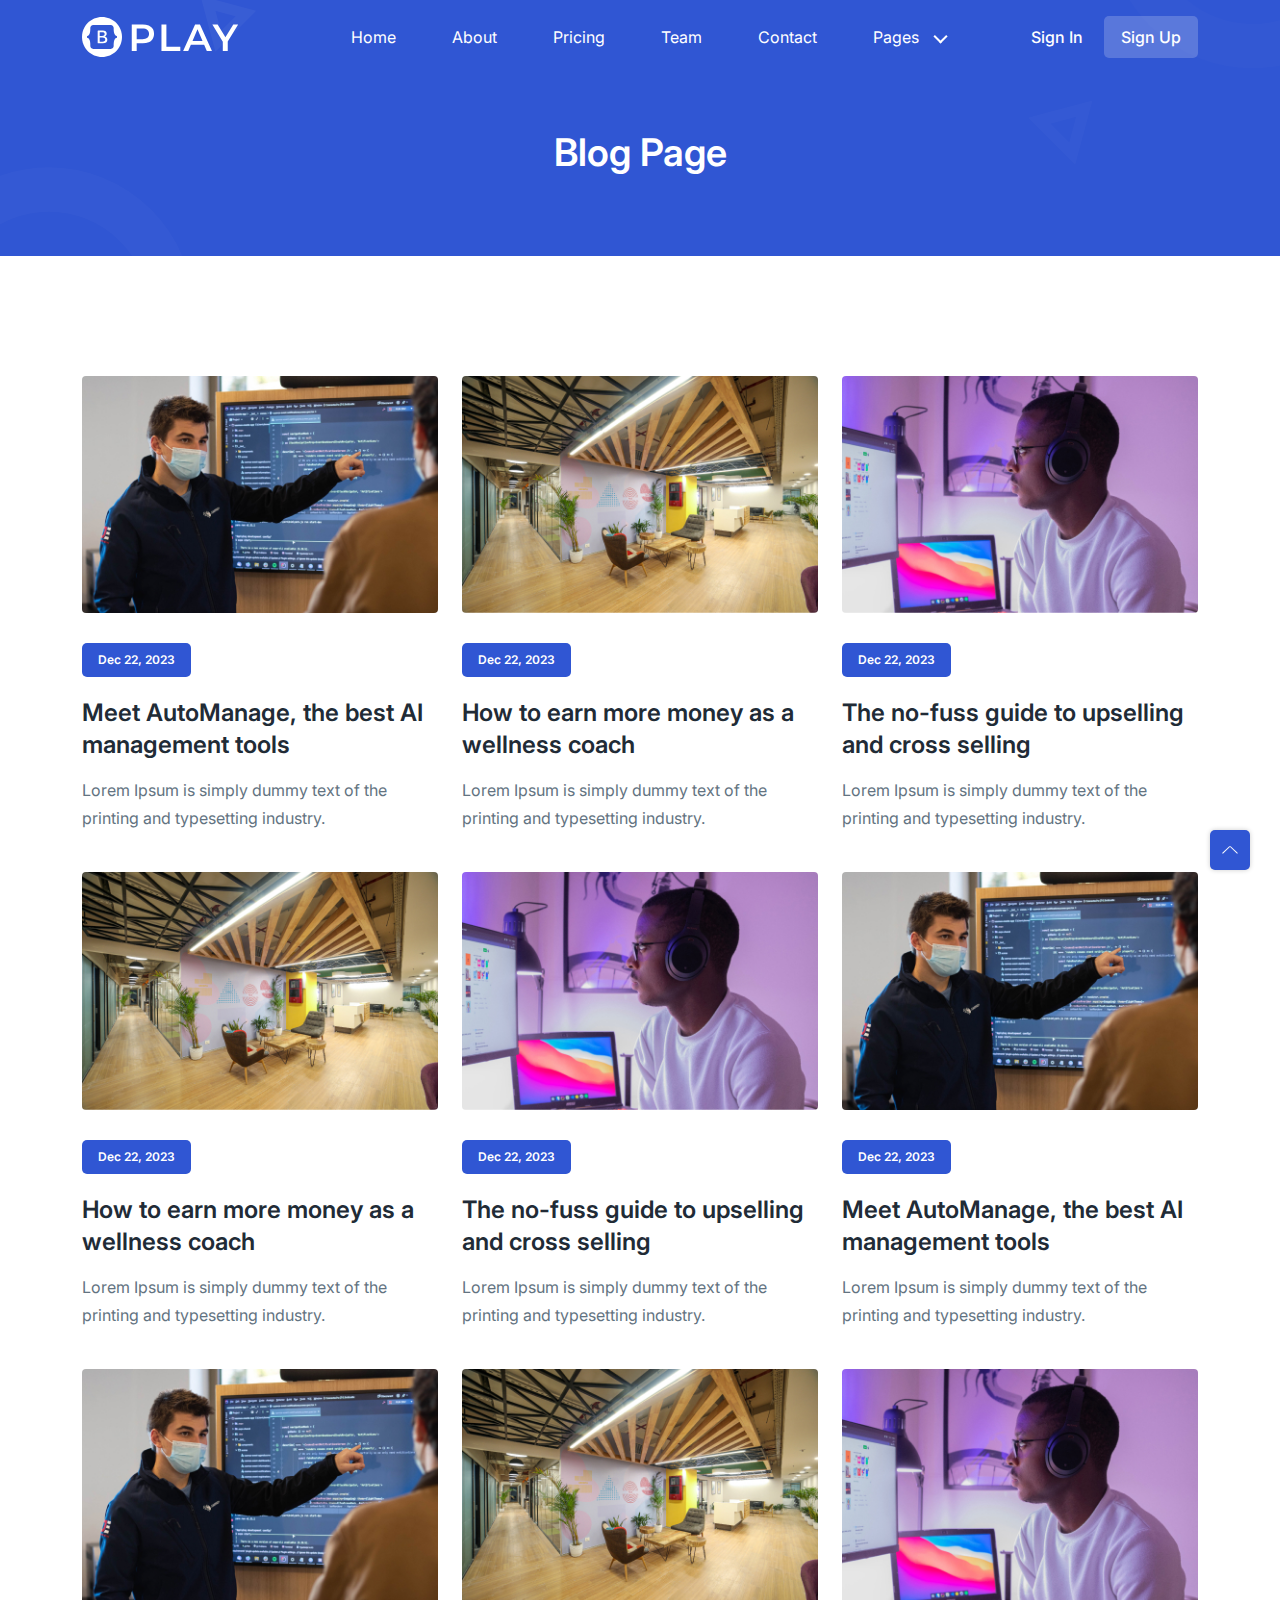
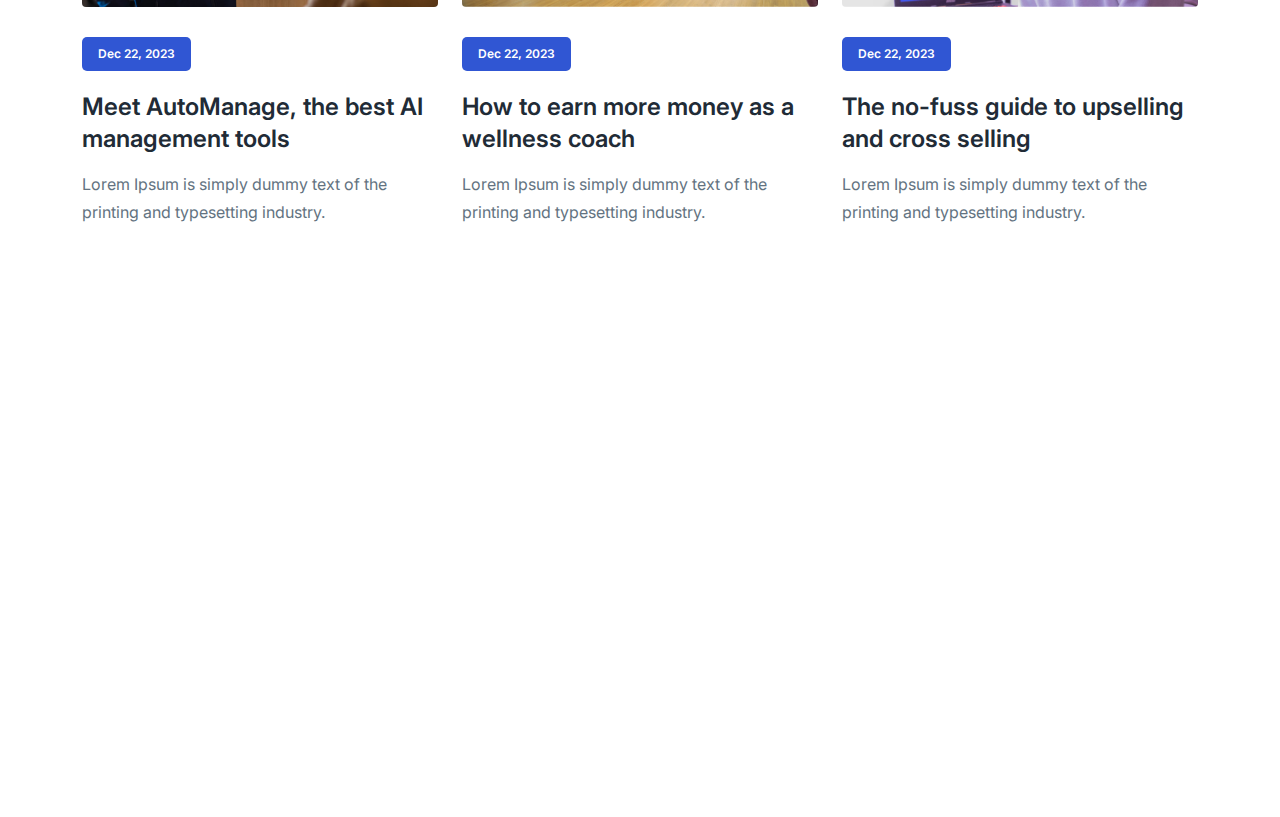
<file: Site pessoal - Carol Cardoso/blog.html>
<!-- =========

	Template Name: Play
	Author: UIdeck
	Author URI: https://uideck.com/
	Support: https://uideck.com/support/
	Version: 1.1

========== -->

<!DOCTYPE html>
<html lang="en">
  <head>
    <meta charset="UTF-8" />
    <meta http-equiv="X-UA-Compatible" content="IE=edge" />
    <meta name="viewport" content="width=device-width, initial-scale=1.0" />
    <title>Play | Open source Project by UIdeck</title>

    <!--====== Favicon Icon ======-->
    <link
      rel="shortcut icon"
      href="assets/images/favicon.svg"
      type="image/svg"
    />

    <!-- ===== All CSS files ===== -->
    <link rel="stylesheet" href="assets/css/bootstrap.min.css" />
    <link rel="stylesheet" href="assets/css/animate.css" />
    <link rel="stylesheet" href="assets/css/lineicons.css" />
    <link rel="stylesheet" href="assets/css/ud-styles.css" />
  </head>
  <body>
    <!-- ====== Header Start ====== -->
    <header class="ud-header">
      <div class="container">
        <div class="row">
          <div class="col-lg-12">
            <nav class="navbar navbar-expand-lg">
              <a class="navbar-brand" href="index.html">
                <img src="assets/images/logo/logo.svg" alt="Logo" />
              </a>
              <button class="navbar-toggler">
                <span class="toggler-icon"> </span>
                <span class="toggler-icon"> </span>
                <span class="toggler-icon"> </span>
              </button>

              <div class="navbar-collapse">
                <ul id="nav" class="navbar-nav mx-auto">
                  <li class="nav-item">
                    <a class="ud-menu-scroll" href="#home">Home</a>
                  </li>

                  <li class="nav-item">
                    <a class="ud-menu-scroll" href="#about">About</a>
                  </li>
                  <li class="nav-item">
                    <a class="ud-menu-scroll" href="#pricing">Pricing</a>
                  </li>
                  <li class="nav-item">
                    <a class="ud-menu-scroll" href="#team">Team</a>
                  </li>
                  <li class="nav-item">
                    <a class="ud-menu-scroll" href="#contact">Contact</a>
                  </li>
                  <li class="nav-item nav-item-has-children">
                    <a href="javascript:void(0)"> Pages </a>
                    <ul class="ud-submenu">
                      <li class="ud-submenu-item">
                        <a href="about.html" class="ud-submenu-link">
                          About Page
                        </a>
                      </li>
                      <li class="ud-submenu-item">
                        <a href="pricing.html" class="ud-submenu-link">
                          Pricing Page
                        </a>
                      </li>
                      <li class="ud-submenu-item">
                        <a href="contact.html" class="ud-submenu-link">
                          Contact Page
                        </a>
                      </li>
                      <li class="ud-submenu-item">
                        <a href="blog.html" class="ud-submenu-link">
                          Blog Grid Page
                        </a>
                      </li>
                      <li class="ud-submenu-item">
                        <a href="blog-details.html" class="ud-submenu-link">
                          Blog Details Page
                        </a>
                      </li>
                      <li class="ud-submenu-item">
                        <a href="login.html" class="ud-submenu-link">
                          Sign In Page
                        </a>
                      </li>
                      <li class="ud-submenu-item">
                        <a href="404.html" class="ud-submenu-link">404 Page</a>
                      </li>
                    </ul>
                  </li>
                </ul>
              </div>

              <div class="navbar-btn d-none d-sm-inline-block">
                <a href="login.html" class="ud-main-btn ud-login-btn">
                  Sign In
                </a>
                <a class="ud-main-btn ud-white-btn" href="javascript:void(0)">
                  Sign Up
                </a>
              </div>
            </nav>
          </div>
        </div>
      </div>
    </header>
    <!-- ====== Header End ====== -->

    <!-- ====== Banner Start ====== -->
    <section class="ud-page-banner">
      <div class="container">
        <div class="row">
          <div class="col-lg-12">
            <div class="ud-banner-content">
              <h1>Blog Page</h1>
            </div>
          </div>
        </div>
      </div>
    </section>
    <!-- ====== Banner End ====== -->

    <!-- ====== Blog Start ====== -->
    <section class="ud-blog-grids">
      <div class="container">
        <div class="row">
          <div class="col-lg-4 col-md-6">
            <div class="ud-single-blog">
              <div class="ud-blog-image">
                <a href="blog-details.html">
                  <img src="assets/images/blog/blog-01.jpg" alt="blog" />
                </a>
              </div>
              <div class="ud-blog-content">
                <span class="ud-blog-date">Dec 22, 2023</span>
                <h3 class="ud-blog-title">
                  <a href="blog-details.html">
                    Meet AutoManage, the best AI management tools
                  </a>
                </h3>
                <p class="ud-blog-desc">
                  Lorem Ipsum is simply dummy text of the printing and
                  typesetting industry.
                </p>
              </div>
            </div>
          </div>
          <div class="col-lg-4 col-md-6">
            <div class="ud-single-blog">
              <div class="ud-blog-image">
                <a href="blog-details.html">
                  <img src="assets/images/blog/blog-02.jpg" alt="blog" />
                </a>
              </div>
              <div class="ud-blog-content">
                <span class="ud-blog-date">Dec 22, 2023</span>
                <h3 class="ud-blog-title">
                  <a href="blog-details.html">
                    How to earn more money as a wellness coach
                  </a>
                </h3>
                <p class="ud-blog-desc">
                  Lorem Ipsum is simply dummy text of the printing and
                  typesetting industry.
                </p>
              </div>
            </div>
          </div>
          <div class="col-lg-4 col-md-6">
            <div class="ud-single-blog">
              <div class="ud-blog-image">
                <a href="blog-details.html">
                  <img src="assets/images/blog/blog-03.jpg" alt="blog" />
                </a>
              </div>
              <div class="ud-blog-content">
                <span class="ud-blog-date">Dec 22, 2023</span>
                <h3 class="ud-blog-title">
                  <a href="blog-details.html">
                    The no-fuss guide to upselling and cross selling
                  </a>
                </h3>
                <p class="ud-blog-desc">
                  Lorem Ipsum is simply dummy text of the printing and
                  typesetting industry.
                </p>
              </div>
            </div>
          </div>
          <div class="col-lg-4 col-md-6">
            <div class="ud-single-blog">
              <div class="ud-blog-image">
                <a href="blog-details.html">
                  <img src="assets/images/blog/blog-02.jpg" alt="blog" />
                </a>
              </div>
              <div class="ud-blog-content">
                <span class="ud-blog-date">Dec 22, 2023</span>
                <h3 class="ud-blog-title">
                  <a href="blog-details.html">
                    How to earn more money as a wellness coach
                  </a>
                </h3>
                <p class="ud-blog-desc">
                  Lorem Ipsum is simply dummy text of the printing and
                  typesetting industry.
                </p>
              </div>
            </div>
          </div>
          <div class="col-lg-4 col-md-6">
            <div class="ud-single-blog">
              <div class="ud-blog-image">
                <a href="blog-details.html">
                  <img src="assets/images/blog/blog-03.jpg" alt="blog" />
                </a>
              </div>
              <div class="ud-blog-content">
                <span class="ud-blog-date">Dec 22, 2023</span>
                <h3 class="ud-blog-title">
                  <a href="blog-details.html">
                    The no-fuss guide to upselling and cross selling
                  </a>
                </h3>
                <p class="ud-blog-desc">
                  Lorem Ipsum is simply dummy text of the printing and
                  typesetting industry.
                </p>
              </div>
            </div>
          </div>
          <div class="col-lg-4 col-md-6">
            <div class="ud-single-blog">
              <div class="ud-blog-image">
                <a href="blog-details.html">
                  <img src="assets/images/blog/blog-01.jpg" alt="blog" />
                </a>
              </div>
              <div class="ud-blog-content">
                <span class="ud-blog-date">Dec 22, 2023</span>
                <h3 class="ud-blog-title">
                  <a href="blog-details.html">
                    Meet AutoManage, the best AI management tools
                  </a>
                </h3>
                <p class="ud-blog-desc">
                  Lorem Ipsum is simply dummy text of the printing and
                  typesetting industry.
                </p>
              </div>
            </div>
          </div>
          <div class="col-lg-4 col-md-6">
            <div class="ud-single-blog">
              <div class="ud-blog-image">
                <a href="blog-details.html">
                  <img src="assets/images/blog/blog-01.jpg" alt="blog" />
                </a>
              </div>
              <div class="ud-blog-content">
                <span class="ud-blog-date">Dec 22, 2023</span>
                <h3 class="ud-blog-title">
                  <a href="blog-details.html">
                    Meet AutoManage, the best AI management tools
                  </a>
                </h3>
                <p class="ud-blog-desc">
                  Lorem Ipsum is simply dummy text of the printing and
                  typesetting industry.
                </p>
              </div>
            </div>
          </div>
          <div class="col-lg-4 col-md-6">
            <div class="ud-single-blog">
              <div class="ud-blog-image">
                <a href="blog-details.html">
                  <img src="assets/images/blog/blog-02.jpg" alt="blog" />
                </a>
              </div>
              <div class="ud-blog-content">
                <span class="ud-blog-date">Dec 22, 2023</span>
                <h3 class="ud-blog-title">
                  <a href="blog-details.html">
                    How to earn more money as a wellness coach
                  </a>
                </h3>
                <p class="ud-blog-desc">
                  Lorem Ipsum is simply dummy text of the printing and
                  typesetting industry.
                </p>
              </div>
            </div>
          </div>
          <div class="col-lg-4 col-md-6">
            <div class="ud-single-blog">
              <div class="ud-blog-image">
                <a href="blog-details.html">
                  <img src="assets/images/blog/blog-03.jpg" alt="blog" />
                </a>
              </div>
              <div class="ud-blog-content">
                <span class="ud-blog-date">Dec 22, 2023</span>
                <h3 class="ud-blog-title">
                  <a href="blog-details.html">
                    The no-fuss guide to upselling and cross selling
                  </a>
                </h3>
                <p class="ud-blog-desc">
                  Lorem Ipsum is simply dummy text of the printing and
                  typesetting industry.
                </p>
              </div>
            </div>
          </div>
        </div>
      </div>
    </section>
    <!-- ====== Blog End ====== -->

    <!-- ====== Footer Start ====== -->
    <footer class="ud-footer wow fadeInUp" data-wow-delay=".15s">
      <div class="shape shape-1">
        <img src="assets/images/footer/shape-1.svg" alt="shape" />
      </div>
      <div class="shape shape-2">
        <img src="assets/images/footer/shape-2.svg" alt="shape" />
      </div>
      <div class="shape shape-3">
        <img src="assets/images/footer/shape-3.svg" alt="shape" />
      </div>
      <div class="ud-footer-widgets">
        <div class="container">
          <div class="row">
            <div class="col-xl-3 col-lg-4 col-md-6">
              <div class="ud-widget">
                <a href="index.html" class="ud-footer-logo">
                  <img src="assets/images/logo/logo.svg" alt="logo" />
                </a>
                <p class="ud-widget-desc">
                  We create digital experiences for brands and companies by
                  using technology.
                </p>
                <ul class="ud-widget-socials">
                  <li>
                    <a href="https://twitter.com/MusharofChy">
                      <i class="lni lni-facebook-filled"></i>
                    </a>
                  </li>
                  <li>
                    <a href="https://twitter.com/MusharofChy">
                      <i class="lni lni-twitter-filled"></i>
                    </a>
                  </li>
                  <li>
                    <a href="https://twitter.com/MusharofChy">
                      <i class="lni lni-instagram-filled"></i>
                    </a>
                  </li>
                  <li>
                    <a href="https://twitter.com/MusharofChy">
                      <i class="lni lni-linkedin-original"></i>
                    </a>
                  </li>
                </ul>
              </div>
            </div>

            <div class="col-xl-2 col-lg-2 col-md-6 col-sm-6">
              <div class="ud-widget">
                <h5 class="ud-widget-title">About Us</h5>
                <ul class="ud-widget-links">
                  <li>
                    <a href="javascript:void(0)">Home</a>
                  </li>
                  <li>
                    <a href="javascript:void(0)">Features</a>
                  </li>
                  <li>
                    <a href="javascript:void(0)">About</a>
                  </li>
                  <li>
                    <a href="javascript:void(0)">Testimonial</a>
                  </li>
                </ul>
              </div>
            </div>
            <div class="col-xl-2 col-lg-3 col-md-6 col-sm-6">
              <div class="ud-widget">
                <h5 class="ud-widget-title">Features</h5>
                <ul class="ud-widget-links">
                  <li>
                    <a href="javascript:void(0)">How it works</a>
                  </li>
                  <li>
                    <a href="javascript:void(0)">Privacy policy</a>
                  </li>
                  <li>
                    <a href="javascript:void(0)">Terms of service</a>
                  </li>
                  <li>
                    <a href="javascript:void(0)">Refund policy</a>
                  </li>
                </ul>
              </div>
            </div>
            <div class="col-xl-2 col-lg-3 col-md-6 col-sm-6">
              <div class="ud-widget">
                <h5 class="ud-widget-title">Our Products</h5>
                <ul class="ud-widget-links">
                  <li>
                    <a
                      href="https://lineicons.com/"
                      rel="nofollow noopner"
                      target="_blank"
                      >Lineicons
                    </a>
                  </li>
                  <li>
                    <a
                      href="https://ecommercehtml.com/"
                      rel="nofollow noopner"
                      target="_blank"
                      >Ecommerce HTML</a
                    >
                  </li>
                  <li>
                    <a
                      href="https://ayroui.com/"
                      rel="nofollow noopner"
                      target="_blank"
                      >Ayro UI</a
                    >
                  </li>
                  <li>
                    <a
                      href="https://graygrids.com/"
                      rel="nofollow noopner"
                      target="_blank"
                      >Plain Admin</a
                    >
                  </li>
                </ul>
              </div>
            </div>
            <div class="col-xl-3 col-lg-6 col-md-8 col-sm-10">
              <div class="ud-widget">
                <h5 class="ud-widget-title">Partners</h5>
                <ul class="ud-widget-brands">
                  <li>
                    <a
                      href="https://ayroui.com/"
                      rel="nofollow noopner"
                      target="_blank"
                    >
                      <img
                        src="assets/images/footer/brands/ayroui.svg"
                        alt="ayroui"
                      />
                    </a>
                  </li>
                  <li>
                    <a
                      href="https://ecommercehtml.com/"
                      rel="nofollow noopner"
                      target="_blank"
                    >
                      <img
                        src="assets/images/footer/brands/ecommerce-html.svg"
                        alt="ecommerce-html"
                      />
                    </a>
                  </li>
                  <li>
                    <a
                      href="https://graygrids.com/"
                      rel="nofollow noopner"
                      target="_blank"
                    >
                      <img
                        src="assets/images/footer/brands/graygrids.svg"
                        alt="graygrids"
                      />
                    </a>
                  </li>
                  <li>
                    <a
                      href="https://lineicons.com/"
                      rel="nofollow noopner"
                      target="_blank"
                    >
                      <img
                        src="assets/images/footer/brands/lineicons.svg"
                        alt="lineicons"
                      />
                    </a>
                  </li>
                  <li>
                    <a
                      href="https://uideck.com/"
                      rel="nofollow noopner"
                      target="_blank"
                    >
                      <img
                        src="assets/images/footer/brands/uideck.svg"
                        alt="uideck"
                      />
                    </a>
                  </li>
                  <li>
                    <a
                      href="https://tailwindtemplates.co/"
                      rel="nofollow noopner"
                      target="_blank"
                    >
                      <img
                        src="assets/images/footer/brands/tailwindtemplates.svg"
                        alt="tailwindtemplates"
                      />
                    </a>
                  </li>
                </ul>
              </div>
            </div>
          </div>
        </div>
      </div>
      <div class="ud-footer-bottom">
        <div class="container">
          <div class="row">
            <div class="col-md-8">
              <ul class="ud-footer-bottom-left">
                <li>
                  <a href="javascript:void(0)">Privacy policy</a>
                </li>
                <li>
                  <a href="javascript:void(0)">Support policy</a>
                </li>
                <li>
                  <a href="javascript:void(0)">Terms of service</a>
                </li>
              </ul>
            </div>
            <div class="col-md-4">
              <p class="ud-footer-bottom-right">
                Designed and Developed by
                <a href="https://uideck.com" rel="nofollow">UIdeck</a>
              </p>
            </div>
          </div>
        </div>
      </div>
    </footer>
    <!-- ====== Footer End ====== -->

    <!-- ====== Back To Top Start ====== -->
    <a href="javascript:void(0)" class="back-to-top">
      <i class="lni lni-chevron-up"> </i>
    </a>
    <!-- ====== Back To Top End ====== -->

    <!-- ====== All Javascript Files ====== -->
    <script src="assets/js/bootstrap.bundle.min.js"></script>
    <script src="assets/js/wow.min.js"></script>
    <script src="assets/js/main.js"></script>
  </body>
</html>
</file>
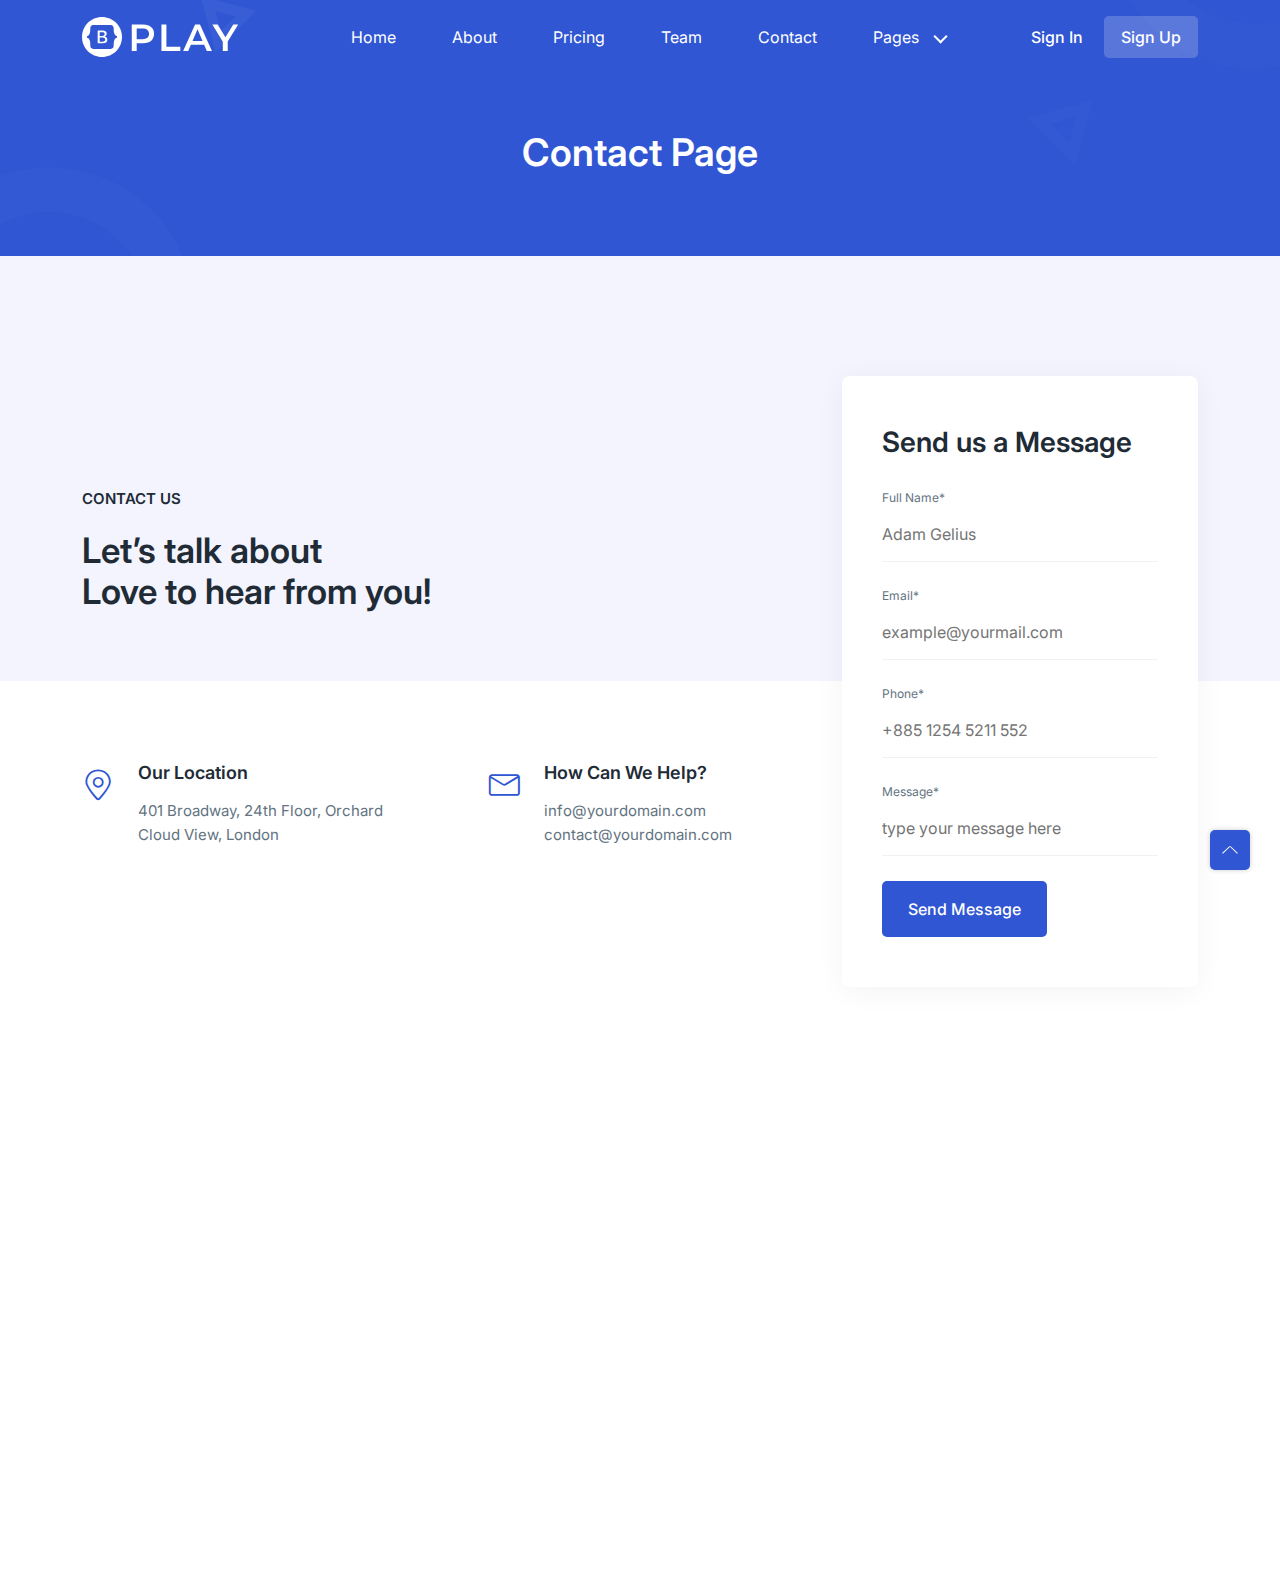
<file: Site pessoal - Carol Cardoso/contact.html>
<!-- =========

	Template Name: Play
	Author: UIdeck
	Author URI: https://uideck.com/
	Support: https://uideck.com/support/
	Version: 1.1

========== -->

<!DOCTYPE html>
<html lang="en">
  <head>
    <meta charset="UTF-8" />
    <meta http-equiv="X-UA-Compatible" content="IE=edge" />
    <meta name="viewport" content="width=device-width, initial-scale=1.0" />
    <title>Play | Open source Project by UIdeck</title>

    <!--====== Favicon Icon ======-->
    <link
      rel="shortcut icon"
      href="assets/images/favicon.svg"
      type="image/svg"
    />

    <!-- ===== All CSS files ===== -->
    <link rel="stylesheet" href="assets/css/bootstrap.min.css" />
    <link rel="stylesheet" href="assets/css/animate.css" />
    <link rel="stylesheet" href="assets/css/lineicons.css" />
    <link rel="stylesheet" href="assets/css/ud-styles.css" />
  </head>
  <body>
    <!-- ====== Header Start ====== -->
    <header class="ud-header">
      <div class="container">
        <div class="row">
          <div class="col-lg-12">
            <nav class="navbar navbar-expand-lg">
              <a class="navbar-brand" href="index.html">
                <img src="assets/images/logo/logo.svg" alt="Logo" />
              </a>
              <button class="navbar-toggler">
                <span class="toggler-icon"> </span>
                <span class="toggler-icon"> </span>
                <span class="toggler-icon"> </span>
              </button>

              <div class="navbar-collapse">
                <ul id="nav" class="navbar-nav mx-auto">
                  <li class="nav-item">
                    <a class="ud-menu-scroll" href="#home">Home</a>
                  </li>

                  <li class="nav-item">
                    <a class="ud-menu-scroll" href="#about">About</a>
                  </li>
                  <li class="nav-item">
                    <a class="ud-menu-scroll" href="#pricing">Pricing</a>
                  </li>
                  <li class="nav-item">
                    <a class="ud-menu-scroll" href="#team">Team</a>
                  </li>
                  <li class="nav-item">
                    <a class="ud-menu-scroll" href="#contact">Contact</a>
                  </li>
                  <li class="nav-item nav-item-has-children">
                    <a href="javascript:void(0)"> Pages </a>
                    <ul class="ud-submenu">
                      <li class="ud-submenu-item">
                        <a href="about.html" class="ud-submenu-link">
                          About Page
                        </a>
                      </li>
                      <li class="ud-submenu-item">
                        <a href="pricing.html" class="ud-submenu-link">
                          Pricing Page
                        </a>
                      </li>
                      <li class="ud-submenu-item">
                        <a href="contact.html" class="ud-submenu-link">
                          Contact Page
                        </a>
                      </li>
                      <li class="ud-submenu-item">
                        <a href="blog.html" class="ud-submenu-link">
                          Blog Grid Page
                        </a>
                      </li>
                      <li class="ud-submenu-item">
                        <a href="blog-details.html" class="ud-submenu-link">
                          Blog Details Page
                        </a>
                      </li>
                      <li class="ud-submenu-item">
                        <a href="login.html" class="ud-submenu-link">
                          Sign In Page
                        </a>
                      </li>
                      <li class="ud-submenu-item">
                        <a href="404.html" class="ud-submenu-link">404 Page</a>
                      </li>
                    </ul>
                  </li>
                </ul>
              </div>

              <div class="navbar-btn d-none d-sm-inline-block">
                <a href="login.html" class="ud-main-btn ud-login-btn">
                  Sign In
                </a>
                <a class="ud-main-btn ud-white-btn" href="javascript:void(0)">
                  Sign Up
                </a>
              </div>
            </nav>
          </div>
        </div>
      </div>
    </header>
    <!-- ====== Header End ====== -->

    <!-- ====== Banner Start ====== -->
    <section class="ud-page-banner">
      <div class="container">
        <div class="row">
          <div class="col-lg-12">
            <div class="ud-banner-content">
              <h1>Contact Page</h1>
            </div>
          </div>
        </div>
      </div>
    </section>
    <!-- ====== Banner End ====== -->

    <!-- ====== Contact Start ====== -->
    <section id="contact" class="ud-contact">
      <div class="container">
        <div class="row align-items-center">
          <div class="col-xl-8 col-lg-7">
            <div class="ud-contact-content-wrapper">
              <div class="ud-contact-title">
                <span>CONTACT US</span>
                <h2>
                  Let’s talk about <br />
                  Love to hear from you!
                </h2>
              </div>
              <div class="ud-contact-info-wrapper">
                <div class="ud-single-info">
                  <div class="ud-info-icon">
                    <i class="lni lni-map-marker"></i>
                  </div>
                  <div class="ud-info-meta">
                    <h5>Our Location</h5>
                    <p>401 Broadway, 24th Floor, Orchard Cloud View, London</p>
                  </div>
                </div>
                <div class="ud-single-info">
                  <div class="ud-info-icon">
                    <i class="lni lni-envelope"></i>
                  </div>
                  <div class="ud-info-meta">
                    <h5>How Can We Help?</h5>
                    <p>info@yourdomain.com</p>
                    <p>contact@yourdomain.com</p>
                  </div>
                </div>
              </div>
            </div>
          </div>
          <div class="col-xl-4 col-lg-5">
            <div
              class="ud-contact-form-wrapper wow fadeInUp"
              data-wow-delay=".2s"
            >
              <h3 class="ud-contact-form-title">Send us a Message</h3>
              <form class="ud-contact-form">
                <div class="ud-form-group">
                  <label for="fullName">Full Name*</label>
                  <input
                    type="text"
                    name="fullName"
                    placeholder="Adam Gelius"
                  />
                </div>
                <div class="ud-form-group">
                  <label for="email">Email*</label>
                  <input
                    type="email"
                    name="email"
                    placeholder="example@yourmail.com"
                  />
                </div>
                <div class="ud-form-group">
                  <label for="phone">Phone*</label>
                  <input
                    type="text"
                    name="phone"
                    placeholder="+885 1254 5211 552"
                  />
                </div>
                <div class="ud-form-group">
                  <label for="message">Message*</label>
                  <textarea
                    name="message"
                    rows="1"
                    placeholder="type your message here"
                  ></textarea>
                </div>
                <div class="ud-form-group mb-0">
                  <button type="submit" class="ud-main-btn">
                    Send Message
                  </button>
                </div>
              </form>
            </div>
          </div>
        </div>
      </div>
    </section>
    <!-- ====== Contact End ====== -->

    <!-- ====== Footer Start ====== -->
    <footer class="ud-footer wow fadeInUp" data-wow-delay=".15s">
      <div class="shape shape-1">
        <img src="assets/images/footer/shape-1.svg" alt="shape" />
      </div>
      <div class="shape shape-2">
        <img src="assets/images/footer/shape-2.svg" alt="shape" />
      </div>
      <div class="shape shape-3">
        <img src="assets/images/footer/shape-3.svg" alt="shape" />
      </div>
      <div class="ud-footer-widgets">
        <div class="container">
          <div class="row">
            <div class="col-xl-3 col-lg-4 col-md-6">
              <div class="ud-widget">
                <a href="index.html" class="ud-footer-logo">
                  <img src="assets/images/logo/logo.svg" alt="logo" />
                </a>
                <p class="ud-widget-desc">
                  We create digital experiences for brands and companies by
                  using technology.
                </p>
                <ul class="ud-widget-socials">
                  <li>
                    <a href="https://twitter.com/MusharofChy">
                      <i class="lni lni-facebook-filled"></i>
                    </a>
                  </li>
                  <li>
                    <a href="https://twitter.com/MusharofChy">
                      <i class="lni lni-twitter-filled"></i>
                    </a>
                  </li>
                  <li>
                    <a href="https://twitter.com/MusharofChy">
                      <i class="lni lni-instagram-filled"></i>
                    </a>
                  </li>
                  <li>
                    <a href="https://twitter.com/MusharofChy">
                      <i class="lni lni-linkedin-original"></i>
                    </a>
                  </li>
                </ul>
              </div>
            </div>

            <div class="col-xl-2 col-lg-2 col-md-6 col-sm-6">
              <div class="ud-widget">
                <h5 class="ud-widget-title">About Us</h5>
                <ul class="ud-widget-links">
                  <li>
                    <a href="javascript:void(0)">Home</a>
                  </li>
                  <li>
                    <a href="javascript:void(0)">Features</a>
                  </li>
                  <li>
                    <a href="javascript:void(0)">About</a>
                  </li>
                  <li>
                    <a href="javascript:void(0)">Testimonial</a>
                  </li>
                </ul>
              </div>
            </div>
            <div class="col-xl-2 col-lg-3 col-md-6 col-sm-6">
              <div class="ud-widget">
                <h5 class="ud-widget-title">Features</h5>
                <ul class="ud-widget-links">
                  <li>
                    <a href="javascript:void(0)">How it works</a>
                  </li>
                  <li>
                    <a href="javascript:void(0)">Privacy policy</a>
                  </li>
                  <li>
                    <a href="javascript:void(0)">Terms of service</a>
                  </li>
                  <li>
                    <a href="javascript:void(0)">Refund policy</a>
                  </li>
                </ul>
              </div>
            </div>
            <div class="col-xl-2 col-lg-3 col-md-6 col-sm-6">
              <div class="ud-widget">
                <h5 class="ud-widget-title">Our Products</h5>
                <ul class="ud-widget-links">
                  <li>
                    <a
                      href="https://lineicons.com/"
                      rel="nofollow noopner"
                      target="_blank"
                      >Lineicons
                    </a>
                  </li>
                  <li>
                    <a
                      href="https://ecommercehtml.com/"
                      rel="nofollow noopner"
                      target="_blank"
                      >Ecommerce HTML</a
                    >
                  </li>
                  <li>
                    <a
                      href="https://ayroui.com/"
                      rel="nofollow noopner"
                      target="_blank"
                      >Ayro UI</a
                    >
                  </li>
                  <li>
                    <a
                      href="https://graygrids.com/"
                      rel="nofollow noopner"
                      target="_blank"
                      >Plain Admin</a
                    >
                  </li>
                </ul>
              </div>
            </div>
            <div class="col-xl-3 col-lg-6 col-md-8 col-sm-10">
              <div class="ud-widget">
                <h5 class="ud-widget-title">Partners</h5>
                <ul class="ud-widget-brands">
                  <li>
                    <a
                      href="https://ayroui.com/"
                      rel="nofollow noopner"
                      target="_blank"
                    >
                      <img
                        src="assets/images/footer/brands/ayroui.svg"
                        alt="ayroui"
                      />
                    </a>
                  </li>
                  <li>
                    <a
                      href="https://ecommercehtml.com/"
                      rel="nofollow noopner"
                      target="_blank"
                    >
                      <img
                        src="assets/images/footer/brands/ecommerce-html.svg"
                        alt="ecommerce-html"
                      />
                    </a>
                  </li>
                  <li>
                    <a
                      href="https://graygrids.com/"
                      rel="nofollow noopner"
                      target="_blank"
                    >
                      <img
                        src="assets/images/footer/brands/graygrids.svg"
                        alt="graygrids"
                      />
                    </a>
                  </li>
                  <li>
                    <a
                      href="https://lineicons.com/"
                      rel="nofollow noopner"
                      target="_blank"
                    >
                      <img
                        src="assets/images/footer/brands/lineicons.svg"
                        alt="lineicons"
                      />
                    </a>
                  </li>
                  <li>
                    <a
                      href="https://uideck.com/"
                      rel="nofollow noopner"
                      target="_blank"
                    >
                      <img
                        src="assets/images/footer/brands/uideck.svg"
                        alt="uideck"
                      />
                    </a>
                  </li>
                  <li>
                    <a
                      href="https://tailwindtemplates.co/"
                      rel="nofollow noopner"
                      target="_blank"
                    >
                      <img
                        src="assets/images/footer/brands/tailwindtemplates.svg"
                        alt="tailwindtemplates"
                      />
                    </a>
                  </li>
                </ul>
              </div>
            </div>
          </div>
        </div>
      </div>
      <div class="ud-footer-bottom">
        <div class="container">
          <div class="row">
            <div class="col-md-8">
              <ul class="ud-footer-bottom-left">
                <li>
                  <a href="javascript:void(0)">Privacy policy</a>
                </li>
                <li>
                  <a href="javascript:void(0)">Support policy</a>
                </li>
                <li>
                  <a href="javascript:void(0)">Terms of service</a>
                </li>
              </ul>
            </div>
            <div class="col-md-4">
              <p class="ud-footer-bottom-right">
                Designed and Developed by
                <a href="https://uideck.com" rel="nofollow">UIdeck</a>
              </p>
            </div>
          </div>
        </div>
      </div>
    </footer>
    <!-- ====== Footer End ====== -->

    <!-- ====== Back To Top Start ====== -->
    <a href="javascript:void(0)" class="back-to-top">
      <i class="lni lni-chevron-up"> </i>
    </a>
    <!-- ====== Back To Top End ====== -->

    <!-- ====== All Javascript Files ====== -->
    <script src="assets/js/bootstrap.bundle.min.js"></script>
    <script src="assets/js/wow.min.js"></script>
    <script src="assets/js/main.js"></script>
  </body>
</html>
</file>
<file: Site pessoal - Carol Cardoso/assets/css/ud-styles.css>
/* =======

	Template Name: Play Bootstrap
	Author: UIdeck
	Author URI: https://uideck.com/
	Support: https://github.com/uideck/
	Version: 1.0

======== */
/*===========================
  COMMON css 
===========================*/
@import url("https://fonts.googleapis.com/css2?family=Inter:wght@200;300;400;500;600;700;800;900&display=swap");
:root {
  --font: "Inter", sans-serif;
  --body-color: #637381;
  --heading-color: #212b36;
  --primary-color: #3056d3;
  --white: #ffffff;
}

body {
  font-family: var(--font);
  font-weight: normal;
  font-style: normal;
  color: var(--body-color);
  overflow-x: hidden;
}

* {
  margin: 0;
  padding: 0;
  -webkit-box-sizing: border-box;
  box-sizing: border-box;
}

img {
  max-width: 100%;
}

a,
button,
input,
textarea {
  -webkit-transition: all 0.3s ease-out 0s;
  transition: all 0.3s ease-out 0s;
}

a,
a:focus,
input:focus,
textarea:focus,
button:focus,
.navbar-toggler:focus {
  text-decoration: none;
  outline: none;
  -webkit-box-shadow: none;
          box-shadow: none;
}

a:focus,
a:hover {
  text-decoration: none;
}

i,
span,
a {
  display: inline-block;
}

audio,
canvas,
iframe,
img,
svg,
video {
  vertical-align: middle;
}

h1,
h2,
h3,
h4,
h5,
h6 {
  font-weight: 700;
  color: var(--heading-color);
  margin: 0px;
}

h1 {
  font-size: 48px;
}

h2 {
  font-size: 36px;
}

h3 {
  font-size: 28px;
}

h4 {
  font-size: 22px;
}

h5 {
  font-size: 18px;
}

h6 {
  font-size: 16px;
}

ul,
ol {
  margin: 0px;
  padding: 0px;
  list-style-type: none;
}

p {
  font-size: 16px;
  font-weight: 400;
  line-height: 26px;
  color: var(--body-color);
  margin: 0px;
}

.bg_cover {
  background-position: center center;
  background-size: cover;
  background-repeat: no-repeat;
  width: 100%;
  height: 100%;
}

/*===== All Button Style =====*/
.ud-main-btn {
  display: inline-block;
  text-align: center;
  white-space: nowrap;
  vertical-align: middle;
  font-weight: 500;
  font-size: 16px;
  border-radius: 5px;
  padding: 15px 25px;
  border: 1px solid transparent;
  color: var(--white);
  cursor: pointer;
  z-index: 5;
  -webkit-transition: all 0.4s ease-out 0s;
  transition: all 0.4s ease-out 0s;
  background: var(--primary-color);
}

.ud-main-btn:hover {
  color: var(--white);
  background: var(--heading-color);
}

@media (max-width: 767px) {
  .container {
    padding-left: 40px;
    padding-right: 40px;
  }
}

@media only screen and (min-width: 576px) and (max-width: 767px) {
  .container {
    padding-left: 20px;
    padding-right: 20px;
  }
}

.back-to-top {
  width: 40px;
  height: 40px;
  line-height: 40px;
  background: var(--primary-color);
  -webkit-box-shadow: 0px 0px 5px rgba(0, 0, 0, 0.2);
          box-shadow: 0px 0px 5px rgba(0, 0, 0, 0.2);
  text-align: center;
  -webkit-box-pack: center;
      -ms-flex-pack: center;
          justify-content: center;
  -webkit-box-align: center;
      -ms-flex-align: center;
          align-items: center;
  border-radius: 5px;
  position: fixed;
  right: 30px;
  bottom: 30px;
  z-index: 99;
  color: var(--white);
}

.back-to-top:hover {
  color: var(--white);
  background: var(--heading-color);
}

/* ===== Header CSS ===== */
.ud-header {
  position: absolute;
  top: 0;
  left: 0;
  width: 100%;
  z-index: 99;
  -webkit-transition: all 0.3s ease-out 0s;
  transition: all 0.3s ease-out 0s;
}

.sticky {
  position: fixed;
  z-index: 99;
  background-color: rgba(255, 255, 255, 0.8);
  -webkit-backdrop-filter: blur(5px);
          backdrop-filter: blur(5px);
  -webkit-box-shadow: inset 0 -1px 0 0 rgba(0, 0, 0, 0.1);
  box-shadow: inset 0 -1px 0 0 rgba(0, 0, 0, 0.1);
  -webkit-transition: all 0.3s ease-out 0s;
  transition: all 0.3s ease-out 0s;
}

.sticky .navbar {
  padding: 0;
}

.navbar {
  padding: 0px 0;
  border-radius: 5px;
  position: relative;
  -webkit-transition: all 0.3s ease-out 0s;
  transition: all 0.3s ease-out 0s;
}

.navbar-brand {
  padding: 0;
}

@media only screen and (min-width: 768px) and (max-width: 991px), (max-width: 767px) {
  .navbar-brand {
    padding: 5px 0px;
  }
}

.navbar-brand img {
  max-width: 160px;
}

.navbar-toggler {
  padding: 0;
}

.navbar-toggler .toggler-icon {
  width: 30px;
  height: 2px;
  background-color: var(--white);
  display: block;
  margin: 5px 0;
  position: relative;
  -webkit-transition: all 0.3s ease-out 0s;
  transition: all 0.3s ease-out 0s;
}

.navbar-toggler.active .toggler-icon:nth-of-type(1) {
  -webkit-transform: rotate(45deg);
  transform: rotate(45deg);
  top: 7px;
}

.navbar-toggler.active .toggler-icon:nth-of-type(2) {
  opacity: 0;
}

.navbar-toggler.active .toggler-icon:nth-of-type(3) {
  -webkit-transform: rotate(135deg);
  transform: rotate(135deg);
  top: -7px;
}

@media only screen and (min-width: 768px) and (max-width: 991px), (max-width: 767px) {
  .navbar-collapse {
    position: absolute;
    top: 100%;
    right: 0;
    max-width: 300px;
    width: 100%;
    background-color: var(--white);
    z-index: 9;
    -webkit-box-shadow: 0px 15px 20px 0px rgba(0, 0, 0, 0.1);
    box-shadow: 0px 15px 20px 0px rgba(0, 0, 0, 0.1);
    padding: 0px;
    display: none;
    border-radius: 5px;
  }
  .navbar-collapse.show {
    display: block;
  }
}

@media only screen and (min-width: 768px) and (max-width: 991px), (max-width: 767px) {
  .navbar-nav {
    padding: 20px 30px;
  }
}

.navbar-nav .nav-item {
  position: relative;
  padding: 0px 20px;
}

@media only screen and (min-width: 992px) and (max-width: 1199px) {
  .navbar-nav .nav-item {
    padding: 0px 12px;
  }
}

@media only screen and (min-width: 768px) and (max-width: 991px), (max-width: 767px) {
  .navbar-nav .nav-item {
    padding: 0px;
  }
}

.navbar-nav .nav-item > a {
  font-size: 16px;
  font-weight: 400;
  color: var(--white);
  -webkit-transition: all 0.3s ease-out 0s;
  transition: all 0.3s ease-out 0s;
  padding: 25px 8px;
  position: relative;
}

@media only screen and (min-width: 768px) and (max-width: 991px), (max-width: 767px) {
  .navbar-nav .nav-item > a {
    display: block;
    padding: 8px 0;
    color: var(--heading-color);
  }
}

.navbar-nav .nav-item > a:hover, .navbar-nav .nav-item > a.active {
  color: var(--white);
  opacity: 0.5;
}

@media only screen and (min-width: 768px) and (max-width: 991px), (max-width: 767px) {
  .navbar-nav .nav-item > a:hover, .navbar-nav .nav-item > a.active {
    color: var(--primary-color);
    opacity: 1;
  }
}

.navbar-nav .nav-item .ud-submenu {
  position: absolute;
  width: 250px;
  background: var(--white);
  top: 110%;
  padding: 20px 30px;
  -webkit-box-shadow: 0 15px 44px rgba(140, 140, 140, 0.18);
          box-shadow: 0 15px 44px rgba(140, 140, 140, 0.18);
  border-radius: 5px;
  opacity: 0;
  visibility: hidden;
  -webkit-transition: all 0.3s ease-out 0s;
  transition: all 0.3s ease-out 0s;
}

@media only screen and (min-width: 768px) and (max-width: 991px), (max-width: 767px) {
  .navbar-nav .nav-item .ud-submenu {
    position: static;
    -webkit-box-shadow: none;
            box-shadow: none;
    width: 100%;
    padding: 0px;
    opacity: 1;
    visibility: visible;
    display: none;
  }
}

.navbar-nav .nav-item .ud-submenu.show {
  display: block;
}

.navbar-nav .nav-item .ud-submenu .ud-submenu-link {
  padding: 7px 0;
  color: var(--heading-color);
  font-size: 14px;
}

.navbar-nav .nav-item .ud-submenu .ud-submenu-link:hover {
  color: var(--primary-color);
}

.navbar-nav .nav-item:hover > a {
  color: var(--white);
  opacity: 0.5;
}

@media only screen and (min-width: 768px) and (max-width: 991px), (max-width: 767px) {
  .navbar-nav .nav-item:hover > a {
    color: var(--primary-color);
    opacity: 1;
  }
}

.navbar-nav .nav-item:hover > .ud-submenu {
  opacity: 1;
  visibility: visible;
  top: 100%;
}

.navbar-nav .nav-item.nav-item-has-children > a {
  position: relative;
}

.navbar-nav .nav-item.nav-item-has-children > a::after {
  content: "";
  -webkit-box-sizing: border-box;
          box-sizing: border-box;
  position: absolute;
  width: 10px;
  height: 10px;
  border-bottom: 2px solid;
  border-right: 2px solid;
  -webkit-transform: rotate(45deg) translateY(-50%);
          transform: rotate(45deg) translateY(-50%);
  right: -15px;
  top: 50%;
  margin-top: -2px;
}

@media only screen and (min-width: 768px) and (max-width: 991px), (max-width: 767px) {
  .navbar-nav .nav-item.nav-item-has-children > a::after {
    right: 5px;
  }
}

@media only screen and (min-width: 768px) and (max-width: 991px), (max-width: 767px) {
  .navbar-btn {
    position: absolute;
    top: 50%;
    right: 50px;
    -webkit-transform: translateY(-50%);
    transform: translateY(-50%);
  }
}

.navbar-btn .ud-main-btn {
  padding: 8px 16px;
  background: transparent;
}

.navbar-btn .ud-login-btn:hover {
  opacity: 0.5;
}

.navbar-btn .ud-white-btn {
  background: rgba(255, 255, 255, 0.2);
}

.navbar-btn .ud-white-btn:hover {
  background: white;
  color: var(--heading-color);
}

.sticky .navbar-toggler .toggler-icon {
  background-color: var(--heading-color);
}

.sticky .navbar-nav .nav-item:hover > a {
  color: var(--primary-color);
  opacity: 1;
}

.sticky .navbar-nav .nav-item a {
  color: var(--heading-color);
}

.sticky .navbar-nav .nav-item a.active, .sticky .navbar-nav .nav-item a:hover {
  color: var(--primary-color);
  opacity: 1;
}

.sticky .navbar-btn .ud-main-btn.ud-login-btn {
  color: var(--heading-color);
}

.sticky .navbar-btn .ud-main-btn.ud-login-btn:hover {
  color: var(--primary-color);
  opacity: 1;
}

.sticky .navbar-btn .ud-white-btn {
  background: var(--primary-color);
  color: var(--white);
}

.sticky .navbar-btn .ud-white-btn:hover {
  background: var(--heading-color);
}

/* ===== Hero CSS ===== */
.ud-hero {
  background: var(--primary-color);
  padding-top: 180px;
}

@media only screen and (min-width: 768px) and (max-width: 991px) {
  .ud-hero {
    padding-top: 160px;
  }
}

@media (max-width: 767px) {
  .ud-hero {
    padding-top: 130px;
  }
}

.ud-hero-content {
  max-width: 780px;
  margin: auto;
  margin-bottom: 30px;
}

.ud-hero-content .ud-hero-title {
  color: var(--white);
  font-weight: 700;
  font-size: 45px;
  line-height: 60px;
  text-align: center;
  margin-bottom: 30px;
}

@media only screen and (min-width: 768px) and (max-width: 991px) {
  .ud-hero-content .ud-hero-title {
    font-size: 38px;
    line-height: 50px;
  }
}

@media (max-width: 767px) {
  .ud-hero-content .ud-hero-title {
    font-size: 26px;
    line-height: 38px;
  }
}

.ud-hero-content .ud-hero-desc {
  font-weight: normal;
  font-size: 20px;
  line-height: 35px;
  text-align: center;
  color: var(--white);
  opacity: 0.8;
  max-width: 600px;
  margin: auto;
  margin-bottom: 30px;
}

@media (max-width: 767px) {
  .ud-hero-content .ud-hero-desc {
    font-size: 16px;
    line-height: 30px;
  }
}

.ud-hero-buttons {
  display: -webkit-box;
  display: -ms-flexbox;
  display: flex;
  -webkit-box-align: center;
      -ms-flex-align: center;
          align-items: center;
  -webkit-box-pack: center;
      -ms-flex-pack: center;
          justify-content: center;
}

.ud-hero-buttons .ud-main-btn {
  margin: 8px;
}

@media (max-width: 767px) {
  .ud-hero-buttons .ud-main-btn {
    margin: 5px;
  }
}

@media (max-width: 767px) {
  .ud-hero-buttons .ud-main-btn {
    padding: 12px 16px;
  }
}

.ud-hero-buttons .ud-white-btn {
  background: var(--white);
  color: var(--heading-color);
}

.ud-hero-buttons .ud-white-btn:hover {
  -webkit-box-shadow: 0px 0px 25px rgba(0, 0, 0, 0.2);
          box-shadow: 0px 0px 25px rgba(0, 0, 0, 0.2);
  background: #fefefe;
  color: var(--primary-color);
}

.ud-hero-buttons .ud-link-btn:hover {
  color: var(--white);
  background: transparent;
  opacity: 0.5;
}

.ud-hero-brands-wrapper {
  text-align: center;
  margin-bottom: 40px;
}

.ud-hero-brands-wrapper img {
  -webkit-transition: all 0.3s;
  transition: all 0.3s;
  opacity: 0.5;
  max-width: 250px;
}

.ud-hero-brands-wrapper img:hover {
  opacity: 1;
}

.ud-hero-image {
  max-width: 845px;
  margin: auto;
  text-align: center;
  position: relative;
  z-index: 1;
}

.ud-hero-image img {
  max-width: 100%;
  text-align: center;
}

.ud-hero-image .shape {
  position: absolute;
  z-index: -1;
}

.ud-hero-image .shape.shape-1 {
  bottom: 0;
  left: -30px;
}

.ud-hero-image .shape.shape-2 {
  top: -20px;
  right: -20px;
}

/* ===== Features CSS ===== */
.ud-features {
  padding-top: 120px;
  padding-bottom: 90px;
}

@media (max-width: 767px) {
  .ud-features {
    padding-top: 80px;
    padding-bottom: 40px;
  }
}

.ud-section-title {
  max-width: 620px;
  margin-bottom: 70px;
}

.ud-section-title span {
  font-weight: 600;
  font-size: 18px;
  color: var(--primary-color);
  margin-bottom: 10px;
}

.ud-section-title h2 {
  font-weight: 700;
  font-size: 42px;
  line-height: 55px;
  text-transform: capitalize;
  color: var(--heading-color);
  margin-bottom: 20px;
}

.ud-section-title p {
  font-size: 20px;
  line-height: 30px;
}

@media (max-width: 767px) {
  .ud-section-title p {
    font-size: 16px;
    line-height: 26px;
  }
}

.ud-single-feature {
  margin-bottom: 40px;
}

.ud-single-feature:hover .ud-feature-icon::before {
  -webkit-transform: rotate(45deg);
  transform: rotate(45deg);
}

.ud-single-feature .ud-feature-icon {
  width: 70px;
  height: 70px;
  display: -webkit-box;
  display: -ms-flexbox;
  display: flex;
  -webkit-box-align: center;
      -ms-flex-align: center;
          align-items: center;
  -webkit-box-pack: center;
      -ms-flex-pack: center;
          justify-content: center;
  border-radius: 14px;
  background: var(--primary-color);
  font-size: 32px;
  color: var(--white);
  position: relative;
  z-index: 1;
  text-align: center;
  margin-bottom: 40px;
}

.ud-single-feature .ud-feature-icon::before {
  content: "";
  position: absolute;
  width: 100%;
  height: 100%;
  top: 0;
  left: 0;
  border-radius: 14px;
  background: var(--primary-color);
  opacity: 0.2;
  z-index: -1;
  -webkit-transform: rotate(23deg);
  transform: rotate(23deg);
  -webkit-transition: all 0.3s ease-out 0s;
  transition: all 0.3s ease-out 0s;
}

.ud-single-feature .ud-feature-title {
  font-weight: 700;
  font-size: 20px;
  line-height: 28px;
  margin-bottom: 12px;
}

@media only screen and (min-width: 992px) and (max-width: 1199px) {
  .ud-single-feature .ud-feature-title {
    font-size: 18px;
    line-height: 26px;
  }
}

.ud-single-feature .ud-feature-desc {
  font-size: 16px;
  line-height: 24px;
  margin-bottom: 40px;
}

.ud-single-feature .ud-feature-link {
  font-weight: 500;
  color: var(--body-color);
}

.ud-single-feature .ud-feature-link:hover {
  color: var(--primary-color);
}

/* ===== About CSS ===== */
.ud-about {
  background: #f3f4fe;
  padding: 120px 0;
}

@media (max-width: 767px) {
  .ud-about {
    padding: 80px 0;
  }
}

.ud-about-wrapper {
  background: var(--white);
  border: 1px solid rgba(0, 0, 0, 0.08);
  display: -webkit-box;
  display: -ms-flexbox;
  display: flex;
  -webkit-box-pack: justify;
      -ms-flex-pack: justify;
          justify-content: space-between;
}

@media only screen and (min-width: 768px) and (max-width: 991px), (max-width: 767px) {
  .ud-about-wrapper {
    display: block;
  }
}

.ud-about-content-wrapper {
  padding: 70px;
}

@media (max-width: 767px) {
  .ud-about-content-wrapper {
    padding: 50px 30px;
  }
}

@media only screen and (min-width: 576px) and (max-width: 767px) {
  .ud-about-content-wrapper {
    padding: 50px;
  }
}

.ud-about-content {
  max-width: 500px;
}

.ud-about-content .tag {
  font-weight: 500;
  font-size: 14px;
  color: var(--white);
  background: var(--primary-color);
  padding: 5px 20px;
  display: inline-block;
  margin-bottom: 20px;
}

.ud-about-content h2 {
  font-weight: bold;
  font-size: 36px;
  line-height: 45px;
  margin-bottom: 30px;
}

@media (max-width: 767px) {
  .ud-about-content h2 {
    font-size: 26px;
    line-height: 38px;
  }
}

.ud-about-content p {
  font-size: 16px;
  line-height: 28px;
  margin-bottom: 40px;
}

.ud-about-content .ud-main-btn:hover {
  background: #2748b4;
  -webkit-box-shadow: 0px 0px 10px rgba(0, 0, 0, 0.3);
          box-shadow: 0px 0px 10px rgba(0, 0, 0, 0.3);
}

@media only screen and (min-width: 768px) and (max-width: 991px), (max-width: 767px) {
  .ud-about-image {
    text-align: center;
  }
}

/* ===== Pricing CSS ===== */
.ud-pricing {
  padding-top: 120px;
  padding-bottom: 90px;
}

@media (max-width: 767px) {
  .ud-pricing {
    padding-top: 80px;
    padding-bottom: 40px;
  }
}

.ud-single-pricing {
  margin-bottom: 40px;
  background: var(--white);
  border: 2px solid #d4deff;
  border-radius: 8px;
  text-align: center;
  padding: 45px 30px;
  position: relative;
}

.ud-single-pricing.active {
  background: -webkit-gradient(linear, left top, left bottom, from(#3056d3), to(#179bee));
  background: linear-gradient(180deg, #3056d3 0%, #179bee 100%);
  border: none;
  padding: 55px 30px;
}

.ud-single-pricing.active .ud-pricing-header h3,
.ud-single-pricing.active .ud-pricing-header h4 {
  color: var(--white);
}

.ud-single-pricing.active .ud-pricing-body li {
  color: var(--white);
}

.ud-single-pricing.first-item::after, .ud-single-pricing.last-item::after {
  content: "";
  position: absolute;
  width: 55px;
  height: 55px;
  z-index: 1;
}

.ud-single-pricing.first-item::after {
  background: var(--primary-color);
  left: -2px;
  bottom: -2px;
  border-radius: 0px 55px 0px 8px;
}

.ud-single-pricing.last-item::after {
  background: #13c296;
  top: -2px;
  right: -2px;
  border-radius: 0px 8px 0px 55px;
}

.ud-single-pricing .ud-popular-tag {
  display: inline-block;
  padding: 10px 25px;
  background: var(--white);
  border-radius: 30px;
  color: var(--primary-color);
  margin-bottom: 20px;
  font-weight: 600;
}

.ud-single-pricing .ud-pricing-header h3 {
  font-weight: 500;
  font-size: 15px;
  margin-bottom: 8px;
}

.ud-single-pricing .ud-pricing-header h4 {
  font-weight: 600;
  font-size: 26px;
  color: var(--primary-color);
  margin-bottom: 40px;
}

.ud-single-pricing .ud-pricing-body {
  margin-bottom: 40px;
}

.ud-single-pricing .ud-pricing-body li {
  font-weight: 500;
  font-size: 15px;
  margin-bottom: 18px;
}

.ud-single-pricing .ud-main-btn {
  border-radius: 30px;
  padding: 15px 40px;
}

.ud-single-pricing .ud-border-btn {
  border: 1px solid #d4deff;
  color: var(--primary-color);
  background: var(--white);
}

.ud-single-pricing .ud-border-btn:hover {
  color: var(--white);
  border-color: var(--primary-color);
  background: var(--primary-color);
}

.ud-single-pricing .ud-white-btn {
  background: var(--white);
  color: var(--heading-color);
}

.ud-single-pricing .ud-white-btn:hover {
  color: var(--white);
  background: var(--heading-color);
}

/* ===== FAQ CSS ===== */
.ud-faq {
  padding-top: 120px;
  padding-bottom: 90px;
  background: #f3f4fe;
  position: relative;
  z-index: 1;
}

@media (max-width: 767px) {
  .ud-faq {
    padding-top: 80px;
    padding-bottom: 50px;
  }
}

.ud-faq .shape {
  position: absolute;
  z-index: -1;
  left: 0;
  bottom: 0;
}

.ud-single-faq {
  background: var(--white);
  border: 1px solid #f3f4fe;
  -webkit-box-shadow: 0px 20px 95px rgba(201, 203, 204, 0.3);
          box-shadow: 0px 20px 95px rgba(201, 203, 204, 0.3);
  border-radius: 10px;
  margin-bottom: 30px;
}

.ud-single-faq .ud-faq-btn {
  text-align: left;
  display: -webkit-box;
  display: -ms-flexbox;
  display: flex;
  width: 100%;
  -webkit-box-align: center;
      -ms-flex-align: center;
          align-items: center;
  border: none;
  background: transparent;
  font-weight: 600;
  font-size: 18px;
  color: var(--heading-color);
  opacity: 0.88;
  padding: 30px;
}

@media only screen and (min-width: 992px) and (max-width: 1199px), (max-width: 767px) {
  .ud-single-faq .ud-faq-btn {
    padding: 15px;
  }
}

.ud-single-faq .ud-faq-btn.collapsed span.icon i {
  -webkit-transform: rotate(0deg);
  transform: rotate(0deg);
}

.ud-single-faq .ud-faq-btn span.icon {
  display: -webkit-box;
  display: -ms-flexbox;
  display: flex;
  -webkit-box-align: center;
      -ms-flex-align: center;
          align-items: center;
  -webkit-box-pack: center;
      -ms-flex-pack: center;
          justify-content: center;
  width: 42px;
  height: 42px;
  background: rgba(48, 86, 211, 0.06);
  border-radius: 10px;
  color: var(--primary-color);
  margin-right: 24px;
}

.ud-single-faq .ud-faq-btn span.icon i {
  -webkit-transform: rotate(180deg);
  transform: rotate(180deg);
  -webkit-transition: all 0.3s;
  transition: all 0.3s;
  font-size: 14px;
  font-weight: 700;
}

.ud-single-faq .ud-faq-body {
  padding: 0px 30px 40px 95px;
}

@media only screen and (min-width: 992px) and (max-width: 1199px), (max-width: 767px) {
  .ud-single-faq .ud-faq-body {
    padding: 0px 16px 20px 82px;
  }
}

/* ===== Testimonials CSS ===== */
.ud-testimonials {
  padding-top: 120px;
}

@media (max-width: 767px) {
  .ud-testimonials {
    padding-top: 80px;
  }
}

.ud-single-testimonial {
  padding: 30px;
  -webkit-box-shadow: 0px 60px 120px -20px #ebeffd;
          box-shadow: 0px 60px 120px -20px #ebeffd;
  background: var(--white);
  margin-bottom: 50px;
}

.ud-single-testimonial .ud-testimonial-ratings {
  margin-bottom: 10px;
}

.ud-single-testimonial .ud-testimonial-ratings i {
  color: #fbb040;
}

.ud-single-testimonial .ud-testimonial-content {
  margin-bottom: 25px;
}

.ud-single-testimonial .ud-testimonial-content p {
  font-size: 16px;
  line-height: 30px;
  color: #637381;
}

.ud-single-testimonial .ud-testimonial-info {
  display: -webkit-box;
  display: -ms-flexbox;
  display: flex;
  -webkit-box-align: center;
      -ms-flex-align: center;
          align-items: center;
}

.ud-single-testimonial .ud-testimonial-info .ud-testimonial-image {
  width: 50px;
  height: 50px;
  border-radius: 50%;
  overflow: hidden;
  margin-right: 20px;
}

.ud-single-testimonial .ud-testimonial-info .ud-testimonial-meta h4 {
  font-weight: 600;
  font-size: 14px;
}

.ud-single-testimonial .ud-testimonial-info .ud-testimonial-meta p {
  font-size: 12px;
  color: #969696;
}

.ud-brands .ud-title {
  margin-bottom: 30px;
}

.ud-brands .ud-title h6 {
  font-weight: normal;
  font-size: 12px;
  color: var(--body-color);
  display: inline-block;
  position: relative;
}

.ud-brands .ud-title h6::after {
  content: "";
  position: absolute;
  width: 30px;
  height: 1px;
  background: #afb2b5;
  right: -40px;
  top: 50%;
}

.ud-brands .ud-brands-logo {
  display: -webkit-box;
  display: -ms-flexbox;
  display: flex;
  -webkit-box-align: center;
      -ms-flex-align: center;
          align-items: center;
  -ms-flex-wrap: wrap;
      flex-wrap: wrap;
  margin-right: -40px;
}

.ud-brands .ud-brands-logo .ud-single-logo {
  margin-right: 40px;
  margin-bottom: 20px;
  max-width: 140px;
}

.ud-brands .ud-brands-logo .ud-single-logo:hover img {
  -webkit-filter: none;
          filter: none;
}

.ud-brands .ud-brands-logo .ud-single-logo img {
  -webkit-filter: grayscale(1);
          filter: grayscale(1);
  -webkit-transition: all 0.3s ease-out 0s;
  transition: all 0.3s ease-out 0s;
}

/* ===== Team CSS ===== */
.ud-team {
  padding-top: 120px;
  padding-bottom: 80px;
}

@media (max-width: 767px) {
  .ud-team {
    padding-top: 80px;
    padding-bottom: 40px;
  }
}

.ud-single-team {
  margin-bottom: 40px;
}

.ud-single-team .ud-team-image-wrapper {
  width: 170px;
  height: 170px;
  position: relative;
  margin: 0px auto 25px;
}

.ud-single-team .ud-team-image {
  border-radius: 50%;
}

.ud-single-team .ud-team-image img {
  width: 100%;
  border-radius: 50%;
}

.ud-single-team .shape {
  position: absolute;
  z-index: -1;
}

.ud-single-team .shape.shape-1 {
  top: 0;
  left: 0;
}

.ud-single-team .shape.shape-2 {
  bottom: 0;
  right: 0;
}

.ud-single-team .ud-team-info {
  text-align: center;
  margin-bottom: 20px;
}

.ud-single-team .ud-team-info h5 {
  font-weight: 500;
  font-size: 18px;
  text-transform: capitalize;
  margin-bottom: 10px;
}

.ud-single-team .ud-team-info h6 {
  font-weight: 500;
  font-size: 12px;
  color: var(--body-color);
}

.ud-single-team .ud-team-socials {
  display: -webkit-box;
  display: -ms-flexbox;
  display: flex;
  -webkit-box-align: center;
      -ms-flex-align: center;
          align-items: center;
  -webkit-box-pack: center;
      -ms-flex-pack: center;
          justify-content: center;
}

.ud-single-team .ud-team-socials a {
  width: 32px;
  height: 32px;
  display: -webkit-box;
  display: -ms-flexbox;
  display: flex;
  -webkit-box-align: center;
      -ms-flex-align: center;
          align-items: center;
  -webkit-box-pack: center;
      -ms-flex-pack: center;
          justify-content: center;
  margin: 0px 10px;
  color: #cdced6;
}

.ud-single-team .ud-team-socials a:hover {
  color: var(--primary-color);
}

/* ===== Contact CSS ===== */
.ud-contact {
  padding: 120px 0px;
  position: relative;
}

@media (max-width: 767px) {
  .ud-contact {
    padding: 80px 0;
  }
}

.ud-contact::after {
  content: "";
  position: absolute;
  z-index: -1;
  width: 100%;
  top: 0;
  left: 0;
  height: 50%;
  background: #f3f4fe;
}

@media only screen and (min-width: 992px) and (max-width: 1199px) {
  .ud-contact::after {
    height: 45%;
  }
}

.ud-contact-title {
  margin-bottom: 150px;
}

@media only screen and (min-width: 768px) and (max-width: 991px), (max-width: 767px) {
  .ud-contact-title {
    margin-bottom: 50px;
  }
}

.ud-contact-title span {
  color: var(--heading-color);
  font-weight: 600;
  font-size: 15px;
  margin-bottom: 20px;
}

.ud-contact-title h2 {
  font-weight: 600;
  font-size: 35px;
  line-height: 41px;
}

.ud-contact-info-wrapper {
  display: -webkit-box;
  display: -ms-flexbox;
  display: flex;
  -webkit-box-pack: justify;
      -ms-flex-pack: justify;
          justify-content: space-between;
  -ms-flex-wrap: wrap;
      flex-wrap: wrap;
}

@media only screen and (min-width: 768px) and (max-width: 991px), (max-width: 767px) {
  .ud-contact-info-wrapper {
    margin-bottom: 50px;
  }
}

.ud-contact-info-wrapper .ud-single-info {
  display: -webkit-box;
  display: -ms-flexbox;
  display: flex;
  max-width: 100%;
  width: 330px;
  margin-bottom: 30px;
}

.ud-contact-info-wrapper .ud-info-icon {
  font-size: 32px;
  color: var(--primary-color);
  margin-right: 24px;
}

.ud-contact-info-wrapper .ud-info-meta h5 {
  font-weight: 600;
  font-size: 18px;
  margin-bottom: 15px;
}

.ud-contact-info-wrapper .ud-info-meta p {
  font-size: 15px;
  line-height: 24px;
}

.ud-contact-form-wrapper {
  -webkit-box-shadow: 0px 4px 28px rgba(0, 0, 0, 0.05);
          box-shadow: 0px 4px 28px rgba(0, 0, 0, 0.05);
  border-radius: 8px;
  background: var(--white);
  padding: 60px;
}

@media (max-width: 767px) {
  .ud-contact-form-wrapper {
    padding: 40px 30px;
  }
}

@media only screen and (min-width: 1200px) and (max-width: 1399px), only screen and (min-width: 992px) and (max-width: 1199px), only screen and (min-width: 576px) and (max-width: 767px) {
  .ud-contact-form-wrapper {
    padding: 50px 40px;
  }
}

.ud-contact-form-wrapper .ud-contact-form-title {
  font-style: normal;
  font-weight: 600;
  font-size: 28px;
  margin-bottom: 30px;
}

@media (max-width: 767px) {
  .ud-contact-form-wrapper .ud-contact-form-title {
    font-size: 24px;
  }
}

.ud-contact-form-wrapper .ud-form-group {
  margin-bottom: 25px;
}

.ud-contact-form-wrapper .ud-form-group label {
  display: block;
  font-weight: normal;
  font-size: 12px;
}

.ud-contact-form-wrapper .ud-form-group input,
.ud-contact-form-wrapper .ud-form-group textarea {
  display: block;
  width: 100%;
  padding: 15px 0;
  border: none;
  outline: none;
  border-bottom: 1px solid #f1f1f1;
  resize: none;
}

.ud-contact-form-wrapper .ud-form-group input:focus,
.ud-contact-form-wrapper .ud-form-group textarea:focus {
  border-color: var(--primary-color);
}

/* ===== Footer CSS ===== */
.ud-footer {
  background: var(--heading-color);
  padding-top: 100px;
  position: relative;
  z-index: 1;
  overflow: hidden;
}

.ud-footer .shape {
  position: absolute;
  z-index: -1;
}

.ud-footer .shape.shape-1 {
  top: 0;
  left: 0;
}

.ud-footer .shape.shape-2 {
  top: 0;
  right: 0;
}

.ud-footer .shape.shape-3 {
  bottom: 0;
  right: 0;
}

.ud-widget {
  margin-bottom: 50px;
}

.ud-widget .ud-footer-logo {
  max-width: 160px;
  display: block;
  margin-bottom: 10px;
}

.ud-widget .ud-footer-logo img {
  width: 100%;
}

.ud-widget .ud-widget-desc {
  font-size: 15px;
  line-height: 24px;
  color: #f3f4fe;
  margin-bottom: 30px;
  max-width: 260px;
}

.ud-widget .ud-widget-socials {
  display: -webkit-box;
  display: -ms-flexbox;
  display: flex;
  -webkit-box-align: center;
      -ms-flex-align: center;
          align-items: center;
}

.ud-widget .ud-widget-socials a {
  font-size: 16px;
  color: #dddddd;
  margin-right: 20px;
}

.ud-widget .ud-widget-socials a:hover {
  color: var(--primary-color);
}

.ud-widget .ud-widget-title {
  font-weight: 600;
  font-size: 18px;
  margin-bottom: 35px;
  color: var(--white);
}

.ud-widget .ud-widget-links a {
  display: inline-block;
  margin-bottom: 12px;
  font-size: 15px;
  line-height: 30px;
  color: #f3f4fe;
}

.ud-widget .ud-widget-links a:hover {
  color: var(--primary-color);
  padding-left: 10px;
}

.ud-widget .ud-widget-brands {
  display: -webkit-box;
  display: -ms-flexbox;
  display: flex;
  -ms-flex-wrap: wrap;
      flex-wrap: wrap;
  -webkit-box-pack: justify;
      -ms-flex-pack: justify;
          justify-content: space-between;
}

.ud-widget .ud-widget-brands a {
  display: block;
  max-width: 120px;
  margin-bottom: 20px;
  margin-right: 20px;
}

@media only screen and (min-width: 1200px) and (max-width: 1399px) {
  .ud-widget .ud-widget-brands a {
    max-width: 100px;
  }
}

.ud-footer-bottom {
  padding: 35px 0;
  border-top: 1px solid rgba(136, 144, 164, 0.43);
}

.ud-footer-bottom .ud-footer-bottom-left {
  display: -webkit-box;
  display: -ms-flexbox;
  display: flex;
  -webkit-box-align: center;
      -ms-flex-align: center;
          align-items: center;
}

@media (max-width: 767px) {
  .ud-footer-bottom .ud-footer-bottom-left {
    -webkit-box-pack: center;
        -ms-flex-pack: center;
            justify-content: center;
  }
}

.ud-footer-bottom .ud-footer-bottom-left a {
  font-weight: normal;
  font-size: 15px;
  color: #f3f4fe;
  margin-right: 30px;
  display: inline-block;
}

@media (max-width: 767px) {
  .ud-footer-bottom .ud-footer-bottom-left a {
    margin: 0px 8px 8px;
  }
}

.ud-footer-bottom .ud-footer-bottom-left a:hover {
  color: var(--primary-color);
}

.ud-footer-bottom .ud-footer-bottom-right {
  text-align: right;
  font-weight: normal;
  font-size: 15px;
  color: #f3f4fe;
}

.ud-footer-bottom .ud-footer-bottom-right a {
  color: var(--primary-color);
}

.ud-footer-bottom .ud-footer-bottom-right a:hover {
  text-decoration: underline;
}

@media (max-width: 767px) {
  .ud-footer-bottom .ud-footer-bottom-right {
    text-align: center;
    margin-top: 10px;
  }
}

/* ====== Banner CSS ======= */
.ud-page-banner {
  padding-top: 130px;
  padding-bottom: 80px;
  background: var(--primary-color);
  background-image: url("../images/banner/banner-bg.svg");
  background-position: center;
  background-repeat: no-repeat;
  background-size: cover;
}

.ud-banner-content {
  text-align: center;
  max-width: 600px;
  margin: auto;
}

.ud-banner-content h1 {
  color: var(--white);
  font-size: 38px;
  font-weight: 600;
}

/* ====== Login CSS ====== */
.ud-login {
  padding-top: 80px;
  padding-bottom: 80px;
}

.ud-login-wrapper {
  max-width: 500px;
  margin: auto;
  background: var(--white);
  text-align: center;
  padding: 60px;
  -webkit-box-shadow: 0px 10px 35px rgba(0, 0, 0, 0.05);
          box-shadow: 0px 10px 35px rgba(0, 0, 0, 0.05);
}

.ud-login-wrapper .ud-login-logo {
  margin-bottom: 30px;
}

.ud-login-form .ud-form-group {
  margin-bottom: 25px;
}

.ud-login-form .ud-form-group input {
  width: 100%;
  border: 2px solid #dddddd;
  border-radius: 4px;
  padding: 12px 24px;
  background: #fcfdfe;
  color: var(--body-color);
}

.ud-login-form .ud-form-group input:focus {
  border-color: var(--primary-color);
}

.ud-socials-connect {
  padding-top: 10px;
  padding-bottom: 30px;
}

.ud-socials-connect p {
  font-size: 16px;
  color: var(--body-color);
  margin-bottom: 10px;
}

.ud-socials-connect ul {
  display: -webkit-box;
  display: -ms-flexbox;
  display: flex;
  -webkit-box-align: center;
      -ms-flex-align: center;
          align-items: center;
  margin-left: -10px;
  margin-right: -10px;
}

.ud-socials-connect ul li {
  width: 100%;
}

.ud-socials-connect ul li a {
  height: 45px;
  background: var(--primary-color);
  display: -webkit-box;
  display: -ms-flexbox;
  display: flex;
  -webkit-box-align: center;
      -ms-flex-align: center;
          align-items: center;
  -webkit-box-pack: center;
      -ms-flex-pack: center;
          justify-content: center;
  margin: 10px;
  border-radius: 6px;
  color: var(--white);
  font-size: 20px;
}

.ud-socials-connect ul li a.facebook {
  background: #4064ac;
}

.ud-socials-connect ul li a.facebook:hover {
  background: #315294;
}

.ud-socials-connect ul li a.twitter {
  background: #1c9cea;
}

.ud-socials-connect ul li a.twitter:hover {
  background: #0f8bd8;
}

.ud-socials-connect ul li a.google {
  background: #d64937;
}

.ud-socials-connect ul li a.google:hover {
  background: #c53b29;
}

.forget-pass {
  font-size: 16px;
  color: var(--body-color);
  margin-bottom: 8px;
}

.signup-option {
  color: var(--body-color);
  font-size: 16px;
}

.signup-option a {
  color: var(--primary-color);
}

/* ====== Blog CSS ====== */
.ud-blog-grids {
  padding-top: 120px;
  padding-bottom: 80px;
}

.ud-blog-grids.ud-related-articles {
  padding-top: 100px;
}

@media (max-width: 767px) {
  .ud-blog-grids {
    padding-top: 80px;
    padding-bottom: 40px;
  }
}

.ud-single-blog {
  margin-bottom: 40px;
}

.ud-single-blog:hover .ud-blog-image img {
  -webkit-transform: scale(1.1) rotate(3deg);
  transform: scale(1.1) rotate(3deg);
}

.ud-single-blog .ud-blog-image {
  border-radius: 4px;
  overflow: hidden;
  margin-bottom: 30px;
}

.ud-single-blog .ud-blog-image a {
  display: block;
}

.ud-single-blog .ud-blog-image img {
  width: 100%;
  -webkit-transition: all 0.3s ease-out 0s;
  transition: all 0.3s ease-out 0s;
}

.ud-single-blog .ud-blog-date {
  display: -webkit-inline-box;
  display: -ms-inline-flexbox;
  display: inline-flex;
  font-size: 12px;
  font-weight: 600;
  padding: 8px 16px;
  background: var(--primary-color);
  color: var(--white);
  border-radius: 5px;
  margin-bottom: 20px;
}

.ud-single-blog .ud-blog-title {
  font-weight: 600;
  font-size: 24px;
  line-height: 32px;
  margin-bottom: 15px;
}

@media only screen and (min-width: 992px) and (max-width: 1199px) {
  .ud-single-blog .ud-blog-title {
    font-size: 20px;
    line-height: 28px;
  }
}

.ud-single-blog .ud-blog-title a {
  color: inherit;
}

.ud-single-blog .ud-blog-title a:hover {
  color: var(--primary-color);
}

.ud-single-blog .ud-blog-desc {
  font-size: 16px;
  line-height: 28px;
}

.ud-related-articles-title {
  font-weight: 800;
  font-size: 28px;
  padding-bottom: 25px;
  position: relative;
  margin-bottom: 50px;
}

.ud-related-articles-title::after {
  content: "";
  position: absolute;
  width: 80px;
  height: 2px;
  background: var(--primary-color);
  left: 0;
  bottom: 0;
}

/* ====== Blog Details CSS ====== */
.ud-blog-details {
  padding-top: 120px;
}

@media (max-width: 767px) {
  .ud-blog-details {
    padding-top: 80px;
  }
}

.ud-blog-details-image {
  position: relative;
  border-radius: 5px;
  overflow: hidden;
  height: 500px;
}

@media (max-width: 767px) {
  .ud-blog-details-image {
    height: 300px;
  }
}

.ud-blog-details-image > img {
  position: absolute;
  left: 0;
  top: 0;
  width: 100%;
  height: 100%;
  -o-object-fit: cover;
     object-fit: cover;
  -o-object-position: center center;
     object-position: center center;
}

.ud-blog-overlay {
  position: absolute;
  top: 0;
  left: 0;
  width: 100%;
  height: 100%;
  display: -webkit-box;
  display: -ms-flexbox;
  display: flex;
  -webkit-box-align: end;
      -ms-flex-align: end;
          align-items: flex-end;
  background: -webkit-gradient(linear, left top, left bottom, color-stop(46.88%, rgba(48, 86, 211, 0)), color-stop(93.23%, rgba(13, 21, 49, 0.72)));
  background: linear-gradient(180deg, rgba(48, 86, 211, 0) 46.88%, rgba(13, 21, 49, 0.72) 93.23%);
  border-radius: 5px;
  padding: 30px;
}

.ud-blog-overlay-content {
  display: -webkit-box;
  display: -ms-flexbox;
  display: flex;
  -webkit-box-align: center;
      -ms-flex-align: center;
          align-items: center;
}

@media (max-width: 767px) {
  .ud-blog-overlay-content {
    -webkit-box-orient: vertical;
    -webkit-box-direction: normal;
        -ms-flex-direction: column;
            flex-direction: column;
    -webkit-box-align: start;
        -ms-flex-align: start;
            align-items: flex-start;
  }
}

.ud-blog-overlay-content .ud-blog-author {
  display: -webkit-box;
  display: -ms-flexbox;
  display: flex;
  -webkit-box-align: center;
      -ms-flex-align: center;
          align-items: center;
  margin-right: 40px;
}

@media (max-width: 767px) {
  .ud-blog-overlay-content .ud-blog-author {
    margin-right: 0px;
    margin-bottom: 20px;
  }
}

.ud-blog-overlay-content .ud-blog-author img {
  width: 40px;
  height: 40px;
  border-radius: 50%;
  overflow: hidden;
  margin-right: 15px;
}

.ud-blog-overlay-content .ud-blog-author span {
  font-weight: 500;
  font-size: 14px;
  line-height: 28px;
  color: #ffffff;
}

.ud-blog-overlay-content .ud-blog-author a {
  color: inherit;
}

.ud-blog-overlay-content .ud-blog-author a:hover {
  color: var(--primary-color);
}

.ud-blog-overlay-content .ud-blog-meta {
  display: -webkit-box;
  display: -ms-flexbox;
  display: flex;
  -webkit-box-align: center;
      -ms-flex-align: center;
          align-items: center;
}

.ud-blog-overlay-content .ud-blog-meta p {
  display: -webkit-box;
  display: -ms-flexbox;
  display: flex;
  -webkit-box-align: center;
      -ms-flex-align: center;
          align-items: center;
  font-weight: 500;
  font-size: 14px;
  line-height: 28px;
  color: #ffffff;
  margin-right: 30px;
}

.ud-blog-overlay-content .ud-blog-meta p:last-child {
  margin-right: 0px;
}

.ud-blog-overlay-content .ud-blog-meta p i {
  font-size: 16px;
  margin-right: 10px;
}

.ud-blog-details-content {
  padding-top: 60px;
}

@media only screen and (min-width: 1400px) and (max-width: 1920px), only screen and (min-width: 1200px) and (max-width: 1399px) {
  .ud-blog-details-content {
    padding-right: 50px;
  }
}

.ud-blog-details-title {
  font-weight: 700;
  font-size: 35px;
  line-height: 50px;
  margin-bottom: 35px;
}

@media (max-width: 767px) {
  .ud-blog-details-title {
    font-size: 26px;
    line-height: 35px;
  }
}

@media only screen and (min-width: 576px) and (max-width: 767px) {
  .ud-blog-details-title {
    font-size: 30px;
    line-height: 40px;
  }
}

.ud-blog-details-para {
  font-size: 16px;
  line-height: 28px;
  margin-bottom: 30px;
}

.ud-blog-details-subtitle {
  font-weight: 700;
  font-size: 26px;
  margin-bottom: 30px;
}

@media (max-width: 767px) {
  .ud-blog-details-subtitle {
    font-size: 22px;
    margin-bottom: 25px;
  }
}

.ud-blog-quote {
  background-image: url("../images/blog/quote-bg.svg");
  background-repeat: no-repeat;
  background-size: cover;
  padding: 40px;
  text-align: center;
  margin-bottom: 40px;
}

@media (max-width: 767px) {
  .ud-blog-quote {
    padding: 30px;
  }
}

.ud-blog-quote i {
  font-size: 40px;
  font-weight: 700;
  color: var(--primary-color);
  line-height: 1;
  margin-bottom: 20px;
}

@media (max-width: 767px) {
  .ud-blog-quote i {
    margin-bottom: 15px;
  }
}

.ud-blog-quote p {
  font-style: italic;
  font-weight: 600;
  font-size: 16px;
  line-height: 27px;
  text-align: center;
  color: var(--heading-color);
  margin-bottom: 15px;
}

@media (max-width: 767px) {
  .ud-blog-quote p {
    font-size: 14px;
    line-height: 24px;
  }
}

.ud-blog-quote h6 {
  color: var(--body-color);
  font-style: italic;
  font-weight: 500;
  font-size: 12px;
  line-height: 20px;
  text-align: center;
}

.ud-blog-details-action {
  display: -webkit-box;
  display: -ms-flexbox;
  display: flex;
  -webkit-box-align: center;
      -ms-flex-align: center;
          align-items: center;
  -webkit-box-pack: justify;
      -ms-flex-pack: justify;
          justify-content: space-between;
}

@media (max-width: 767px) {
  .ud-blog-details-action {
    -webkit-box-orient: vertical;
    -webkit-box-direction: normal;
        -ms-flex-direction: column;
            flex-direction: column;
    -webkit-box-align: start;
        -ms-flex-align: start;
            align-items: flex-start;
  }
}

.ud-blog-tags {
  display: -webkit-box;
  display: -ms-flexbox;
  display: flex;
  -webkit-box-align: center;
      -ms-flex-align: center;
          align-items: center;
}

@media (max-width: 767px) {
  .ud-blog-tags {
    margin-bottom: 20px;
  }
}

.ud-blog-tags li {
  margin-right: 14px;
}

.ud-blog-tags li:last-child {
  margin-right: 0px;
}

.ud-blog-tags a {
  padding: 8px 16px;
  font-size: 12px;
  font-weight: 500;
  color: var(--primary-color);
  background: rgba(48, 86, 211, 0.06);
  border-radius: 3px;
}

.ud-blog-tags a:hover {
  background: var(--primary-color);
  color: var(--white);
}

.ud-blog-share {
  display: -webkit-box;
  display: -ms-flexbox;
  display: flex;
  -webkit-box-align: center;
      -ms-flex-align: center;
          align-items: center;
}

.ud-blog-share h6 {
  font-weight: 500;
  font-size: 12px;
  color: var(--body-color);
  margin-right: 20px;
}

.ud-blog-share-links {
  display: -webkit-box;
  display: -ms-flexbox;
  display: flex;
  -webkit-box-align: center;
      -ms-flex-align: center;
          align-items: center;
}

.ud-blog-share-links li {
  margin-right: 14px;
}

.ud-blog-share-links li:last-child {
  margin-right: 0px;
}

.ud-blog-share-links a {
  font-size: 18px;
  width: 35px;
  height: 35px;
  display: -webkit-box;
  display: -ms-flexbox;
  display: flex;
  -webkit-box-align: center;
      -ms-flex-align: center;
          align-items: center;
  -webkit-box-pack: center;
      -ms-flex-pack: center;
          justify-content: center;
  border-radius: 50%;
  color: var(--white);
}

.ud-blog-share-links a.facebook {
  background: #4064ac;
}

.ud-blog-share-links a.facebook:hover {
  background: #315294;
}

.ud-blog-share-links a.twitter {
  background: #1c9cea;
}

.ud-blog-share-links a.twitter:hover {
  background: #0f8bd8;
}

.ud-blog-share-links a.linkedin {
  background: #007ab9;
}

.ud-blog-share-links a.linkedin:hover {
  background: #03689b;
}

.ud-blog-sidebar {
  padding-top: 60px;
}

.ud-newsletter-box {
  background: var(--primary-color);
  padding: 60px 45px;
  position: relative;
  z-index: 1;
  text-align: center;
  border-radius: 5px;
  margin-bottom: 50px;
}

@media only screen and (min-width: 992px) and (max-width: 1199px), (max-width: 767px) {
  .ud-newsletter-box {
    padding: 50px 30px;
  }
}

@media only screen and (min-width: 576px) and (max-width: 767px) {
  .ud-newsletter-box {
    padding: 60px 45px;
  }
}

.ud-newsletter-box .shape {
  position: absolute;
  z-index: -1;
}

.ud-newsletter-box .shape.shape-1 {
  top: 0;
  right: 0;
}

.ud-newsletter-box .shape.shape-2 {
  left: 0;
  bottom: 0;
}

.ud-newsletter-box .ud-newsletter-title {
  font-weight: 600;
  font-size: 25px;
  color: var(--white);
  margin-bottom: 5px;
}

@media only screen and (min-width: 992px) and (max-width: 1199px) {
  .ud-newsletter-box .ud-newsletter-title {
    font-size: 23px;
  }
}

.ud-newsletter-box p {
  font-size: 16px;
  line-height: 24px;
  color: var(--white);
}

.ud-newsletter-box .ud-newsletter-form {
  margin-top: 30px;
}

.ud-newsletter-box .ud-newsletter-form input {
  width: 100%;
  -webkit-box-shadow: 0px 4px 42px rgba(0, 0, 0, 0.01);
          box-shadow: 0px 4px 42px rgba(0, 0, 0, 0.01);
  border-radius: 5px;
  background: rgba(255, 255, 255, 0.2);
  color: var(--white);
  text-align: center;
  margin-bottom: 15px;
  border: 2px solid transparent;
  padding: 12px 20px;
}

.ud-newsletter-box .ud-newsletter-form input::-webkit-input-placeholder {
  color: var(--white);
  opacity: 1;
}

.ud-newsletter-box .ud-newsletter-form input:-ms-input-placeholder {
  color: var(--white);
  opacity: 1;
}

.ud-newsletter-box .ud-newsletter-form input::-ms-input-placeholder {
  color: var(--white);
  opacity: 1;
}

.ud-newsletter-box .ud-newsletter-form input::placeholder {
  color: var(--white);
  opacity: 1;
}

.ud-newsletter-box .ud-newsletter-form input:focus {
  border-color: var(--white);
}

.ud-newsletter-box .ud-newsletter-form .ud-main-btn {
  background: #13c296;
  -webkit-box-shadow: 0px 4px 42px rgba(0, 0, 0, 0.01);
          box-shadow: 0px 4px 42px rgba(0, 0, 0, 0.01);
  border-radius: 5px;
  width: 100%;
  margin-bottom: 24px;
}

.ud-newsletter-box .ud-newsletter-form .ud-main-btn:hover {
  background: var(--heading-color);
}

.ud-newsletter-box .ud-newsletter-form .ud-newsletter-note {
  font-weight: 500;
  font-size: 14px;
  line-height: 22px;
}

.ud-articles-box {
  margin-bottom: 50px;
}

.ud-articles-box .ud-articles-box-title {
  font-weight: 600;
  font-size: 28px;
  padding-bottom: 25px;
  position: relative;
  margin-bottom: 20px;
}

.ud-articles-box .ud-articles-box-title::after {
  content: "";
  position: absolute;
  width: 80px;
  height: 2px;
  background: var(--primary-color);
  left: 0;
  bottom: 0;
}

.ud-articles-box .ud-articles-list li {
  padding: 20px 0;
  border-bottom: 1px solid #f2f3f8;
  display: -webkit-box;
  display: -ms-flexbox;
  display: flex;
  -webkit-box-align: center;
      -ms-flex-align: center;
          align-items: center;
}

.ud-articles-box .ud-articles-list li:last-child {
  padding-bottom: 0px;
  border-bottom: 0px;
}

.ud-articles-box .ud-articles-list .ud-article-image {
  max-width: 80px;
  width: 100%;
  height: 80px;
  border-radius: 50%;
  overflow: hidden;
  margin-right: 20px;
}

@media only screen and (min-width: 992px) and (max-width: 1199px), (max-width: 767px) {
  .ud-articles-box .ud-articles-list .ud-article-image {
    max-width: 65px;
    height: 65px;
  }
}

@media only screen and (min-width: 576px) and (max-width: 767px) {
  .ud-articles-box .ud-articles-list .ud-article-image {
    max-width: 80px;
    height: 80px;
  }
}

.ud-articles-box .ud-articles-list .ud-article-image img {
  width: 100%;
}

.ud-articles-box .ud-articles-list .ud-article-title {
  font-weight: 500;
  font-size: 18px;
  line-height: 22px;
  margin-bottom: 5px;
}

@media only screen and (min-width: 992px) and (max-width: 1199px) {
  .ud-articles-box .ud-articles-list .ud-article-title {
    font-size: 16px;
  }
}

.ud-articles-box .ud-articles-list .ud-article-title a {
  color: inherit;
}

.ud-articles-box .ud-articles-list .ud-article-title a:hover {
  color: var(--primary-color);
}

.ud-articles-box .ud-articles-list .ud-article-author {
  font-size: 14px;
}

.ud-banner-ad {
  border-radius: 5px;
  overflow: hidden;
}

.ud-banner-ad a {
  display: block;
}

.ud-banner-ad img {
  width: 100%;
}

/* ====== Error 404 CSS ======= */
.ud-404 {
  padding-top: 120px;
  padding-bottom: 120px;
}

@media (max-width: 767px) {
  .ud-404 {
    padding-top: 80px;
    padding-bottom: 80px;
  }
}

.ud-404-wrapper {
  text-align: center;
  max-width: 850px;
  margin: 0px auto;
  background: var(--white);
  padding: 100px 60px;
  -webkit-box-shadow: 0px 0px 25px rgba(0, 0, 0, 0.1);
          box-shadow: 0px 0px 25px rgba(0, 0, 0, 0.1);
  border-radius: 10px;
  position: relative;
  overflow: hidden;
  z-index: 1;
}

@media (max-width: 767px) {
  .ud-404-wrapper {
    padding: 50px 30px;
  }
}

.ud-404-wrapper .shape {
  position: absolute;
  z-index: -1;
}

.ud-404-wrapper .shape.shape-1 {
  top: 0;
  left: 0;
}

.ud-404-wrapper .shape.shape-2 {
  right: 0;
  bottom: 0;
}

.ud-404-title {
  font-size: 42px;
  font-weight: 700;
  margin-bottom: 30px;
}

@media only screen and (min-width: 768px) and (max-width: 991px) {
  .ud-404-title {
    font-size: 35px;
  }
}

@media (max-width: 767px) {
  .ud-404-title {
    font-size: 30px;
  }
}

.ud-404-subtitle {
  font-size: 24px;
  font-weight: 400;
  margin-bottom: 30px;
}

@media only screen and (min-width: 768px) and (max-width: 991px) {
  .ud-404-subtitle {
    font-size: 22px;
  }
}

@media (max-width: 767px) {
  .ud-404-subtitle {
    font-size: 18px;
  }
}

.ud-404-links {
  display: -webkit-box;
  display: -ms-flexbox;
  display: flex;
  -webkit-box-align: center;
      -ms-flex-align: center;
          align-items: center;
  -webkit-box-pack: center;
      -ms-flex-pack: center;
          justify-content: center;
  -ms-flex-wrap: wrap;
      flex-wrap: wrap;
}

.ud-404-links a {
  font-size: 16px;
  font-weight: 500;
  padding: 12px 24px;
  color: var(--heading-color);
  background: rgba(48, 86, 211, 0.06);
  border-radius: 5px;
  margin: 5px 10px;
}

.ud-404-links a:hover {
  background: var(--heading-color);
  color: var(--white);
}

@media (max-width: 767px) {
  .ud-404-links a {
    margin: 5px 10px;
    font-size: 14px;
    padding: 10px 20px;
  }
}
/*# sourceMappingURL=ud-styles.css.map */

.flag{
	max-height: 25px;
	max-width: 25px;
	margin-top: 10px;
  margin-right: 8px;
}
</file>
